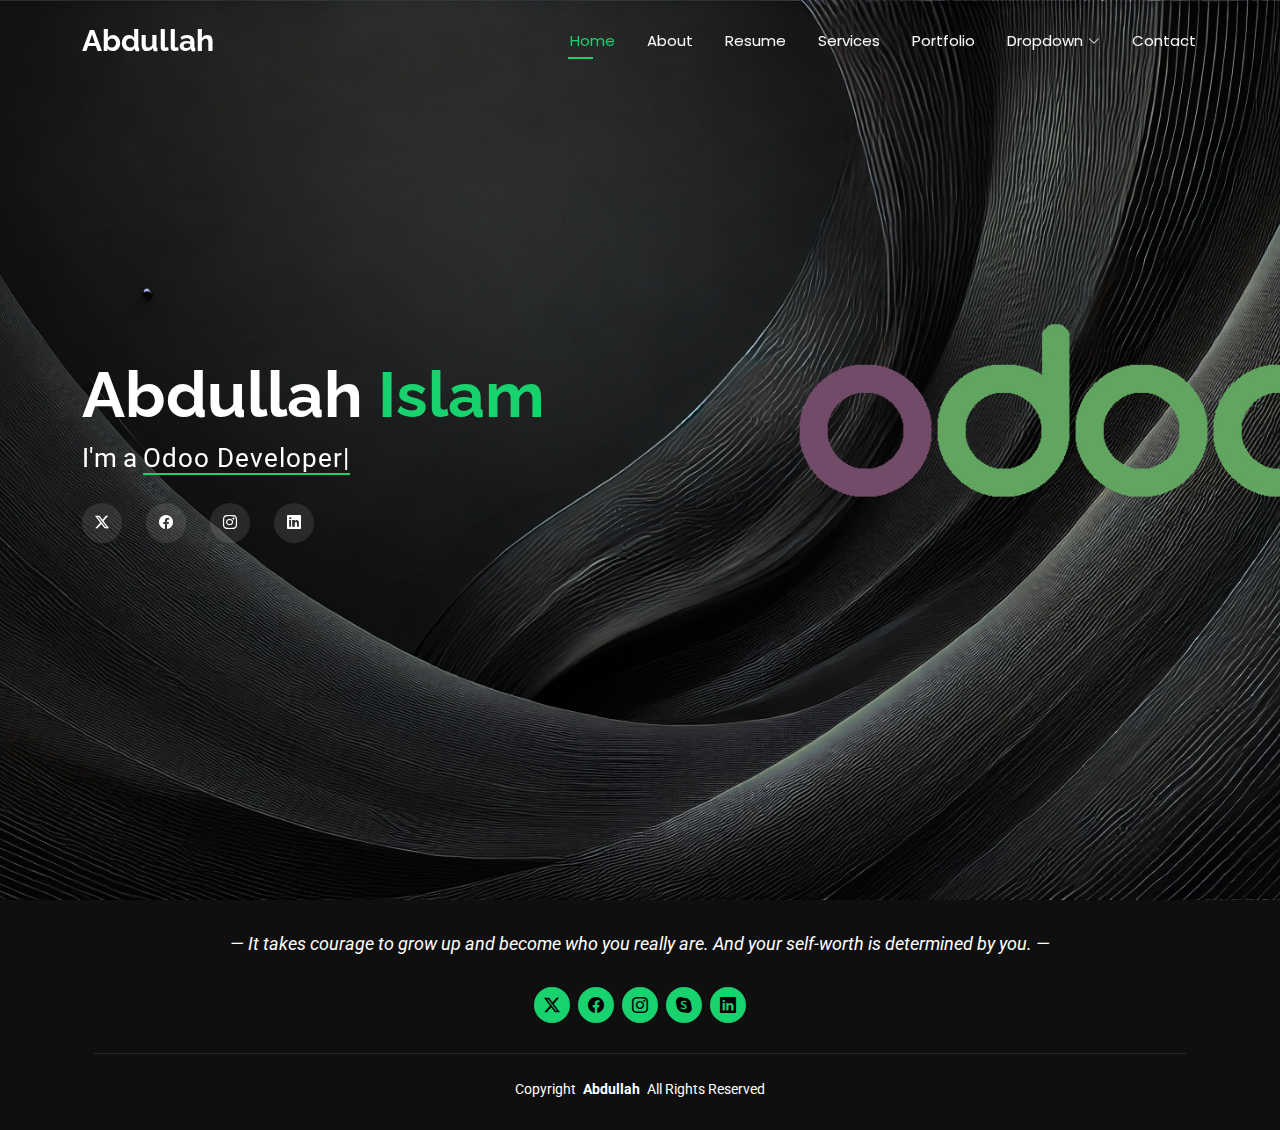
<file: index.html>
<!DOCTYPE html>
<html lang="en">

<head>
  <meta charset="utf-8">
  <meta content="width=device-width, initial-scale=1.0" name="viewport">
  <title>Abdullah Islam - Portfolio</title>
  <meta name="description" content="">
  <meta name="keywords" content="">

  <!-- Favicons -->
  <link href="assets/img/favicon.png" rel="icon">
  <link href="assets/img/apple-touch-icon.png" rel="apple-touch-icon">

  <!-- Fonts -->
  <link href="https://fonts.googleapis.com" rel="preconnect">
  <link href="https://fonts.gstatic.com" rel="preconnect" crossorigin>
  <link href="https://fonts.googleapis.com/css2?family=Roboto:ital,wght@0,100;0,300;0,400;0,500;0,700;0,900;1,100;1,300;1,400;1,500;1,700;1,900&family=Poppins:ital,wght@0,100;0,200;0,300;0,400;0,500;0,600;0,700;0,800;0,900;1,100;1,200;1,300;1,400;1,500;1,600;1,700;1,800;1,900&family=Raleway:ital,wght@0,100;0,200;0,300;0,400;0,500;0,600;0,700;0,800;0,900;1,100;1,200;1,300;1,400;1,500;1,600;1,700;1,800;1,900&display=swap" rel="stylesheet">

  <!-- Vendor CSS Files -->
  <link href="assets/vendor/bootstrap/css/bootstrap.min.css" rel="stylesheet">
  <link href="assets/vendor/bootstrap-icons/bootstrap-icons.css" rel="stylesheet">
  <link href="assets/vendor/aos/aos.css" rel="stylesheet">
  <link href="assets/vendor/swiper/swiper-bundle.min.css" rel="stylesheet">
  <link href="assets/vendor/glightbox/css/glightbox.min.css" rel="stylesheet">

  <!-- Main CSS File -->
  <link href="assets/css/main.css" rel="stylesheet">

  <!-- =======================================================
  * Template Name: Personal
  * Template URL: https://bootstrapmade.com/personal-free-resume-bootstrap-template/
  * Updated: Aug 07 2024 with Bootstrap v5.3.3
  * Author: BootstrapMade.com
  * License: https://bootstrapmade.com/license/
  ======================================================== -->
</head>

<body class="index-page">

  <header id="header" class="header d-flex align-items-center fixed-top">
    <div class="container-fluid container-xl position-relative d-flex align-items-center justify-content-between">

      <a href="index.html" class="logo d-flex align-items-center">
        <!-- Uncomment the line below if you also wish to use an image logo -->
        <!-- <img src="assets/img/logo.png" alt=""> -->
        <h1 class="sitename">Abdullah</h1>
      </a>

      <nav id="navmenu" class="navmenu">
        <ul>
          <li><a href="index.html" class="active">Home</a></li>
          <li><a href="about.html">About</a></li>
          <li><a href="resume.html">Resume</a></li>
          <li><a href="services.html">Services</a></li>
          <li><a href="portfolio.html">Portfolio</a></li>
          <li class="dropdown"><a href="#"><span>Dropdown</span> <i class="bi bi-chevron-down toggle-dropdown"></i></a>
            <ul>
              <li><a href="#">Dropdown 1</a></li>
              <li class="dropdown"><a href="#"><span>Deep Dropdown</span> <i class="bi bi-chevron-down toggle-dropdown"></i></a>
                <ul>
                  <li><a href="#">Deep Dropdown 1</a></li>
                  <li><a href="#">Deep Dropdown 2</a></li>
                  <li><a href="#">Deep Dropdown 3</a></li>
                  <li><a href="#">Deep Dropdown 4</a></li>
                  <li><a href="#">Deep Dropdown 5</a></li>
                </ul>
              </li>
              <li><a href="#">Dropdown 2</a></li>
              <li><a href="#">Dropdown 3</a></li>
              <li><a href="#">Dropdown 4</a></li>
            </ul>
          </li>
          <li><a href="contact.html">Contact</a></li>
        </ul>
        <i class="mobile-nav-toggle d-xl-none bi bi-list"></i>
      </nav>

    </div>
  </header>

  <main class="main">

    <!-- Hero Section -->
    <section id="hero" class="hero section dark-background">

      <img src="assets/img/portfolio-bg.jpg" alt="" data-aos="fade-in">

      <div class="container" data-aos="zoom-out" data-aos-delay="100">
        <h2>Abdullah <span style="color: #18d26e">Islam</span></h2>
        <p>I'm a <span class="typed" data-typed-items="Odoo Developer, Software Developer, Freelancer">Odoo Developer</span><span class="typed-cursor typed-cursor--blink"></span></p>
        <div class="social-links">
          <a href="#"><i class="bi bi-twitter-x"></i></a>
          <a href="#"><i class="bi bi-facebook"></i></a>
          <a href="#"><i class="bi bi-instagram"></i></a>
          <a href="#"><i class="bi bi-linkedin"></i></a>
        </div>
      </div>

    </section><!-- /Hero Section -->

  </main>

  <footer id="footer" class="footer dark-background">
    <div class="container">
      <p style="font-size: large;">— It takes courage to grow up and become who you really are. And your self-worth is determined by you. —</p>
      <div class="social-links d-flex justify-content-center">
        <a href=""><i class="bi bi-twitter-x"></i></a>
        <a href=""><i class="bi bi-facebook"></i></a>
        <a href=""><i class="bi bi-instagram"></i></a>
        <a href=""><i class="bi bi-skype"></i></a>
        <a href=""><i class="bi bi-linkedin"></i></a>
      </div>
      <div class="container">
        <div class="copyright">
          <span>Copyright</span> <strong class="px-1 sitename">Abdullah</strong> <span>All Rights Reserved</span>
        </div>
      </div>
    </div>
  </footer>

  <!-- Scroll Top -->
  <a href="#" id="scroll-top" class="scroll-top d-flex align-items-center justify-content-center"><i class="bi bi-arrow-up-short"></i></a>

  <!-- Preloader -->
  <div id="preloader"></div>

  <!-- Vendor JS Files -->
  <script src="assets/vendor/bootstrap/js/bootstrap.bundle.min.js"></script>
  <script src="assets/vendor/php-email-form/validate.js"></script>
  <script src="assets/vendor/aos/aos.js"></script>
  <script src="assets/vendor/typed.js/typed.umd.js"></script>
  <script src="assets/vendor/purecounter/purecounter_vanilla.js"></script>
  <script src="assets/vendor/waypoints/noframework.waypoints.js"></script>
  <script src="assets/vendor/swiper/swiper-bundle.min.js"></script>
  <script src="assets/vendor/glightbox/js/glightbox.min.js"></script>
  <script src="assets/vendor/imagesloaded/imagesloaded.pkgd.min.js"></script>
  <script src="assets/vendor/isotope-layout/isotope.pkgd.min.js"></script>

  <!-- Main JS File -->
  <script src="assets/js/main.js"></script>

</body>

</html>
</file>
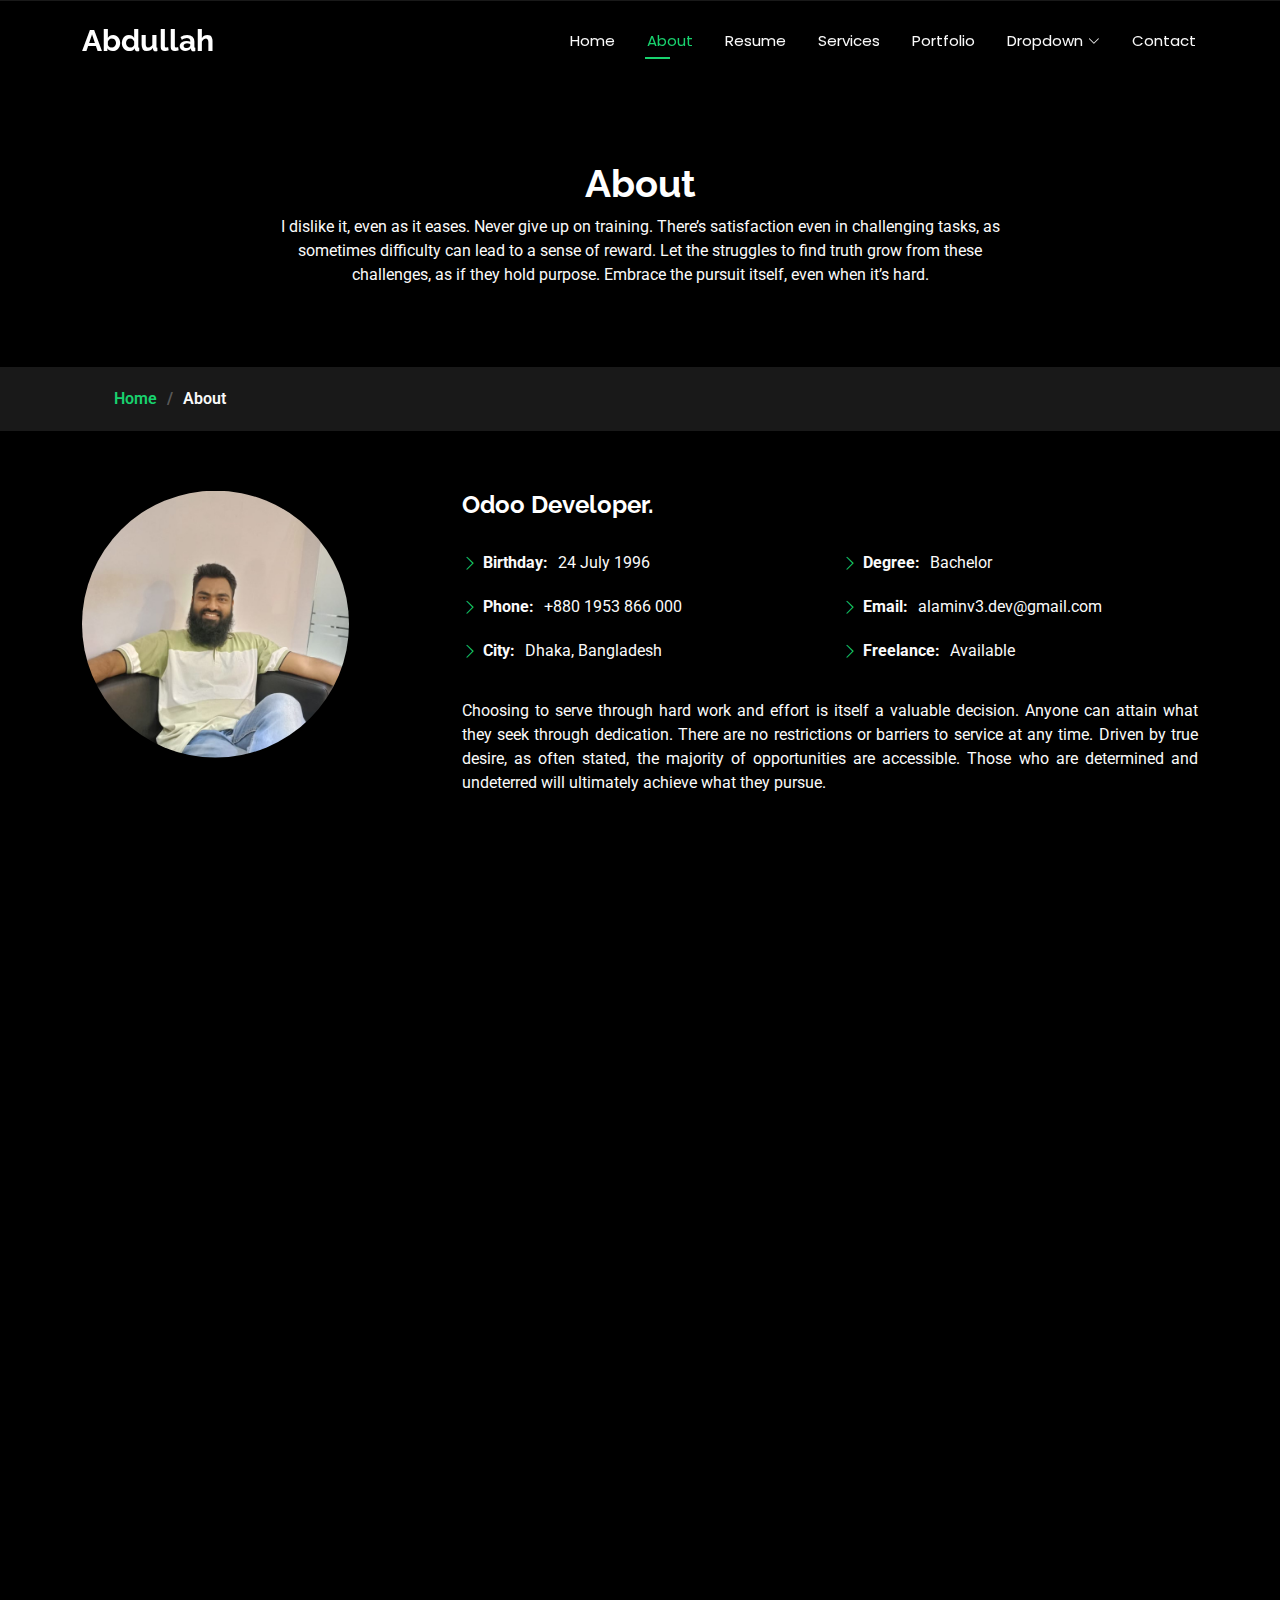
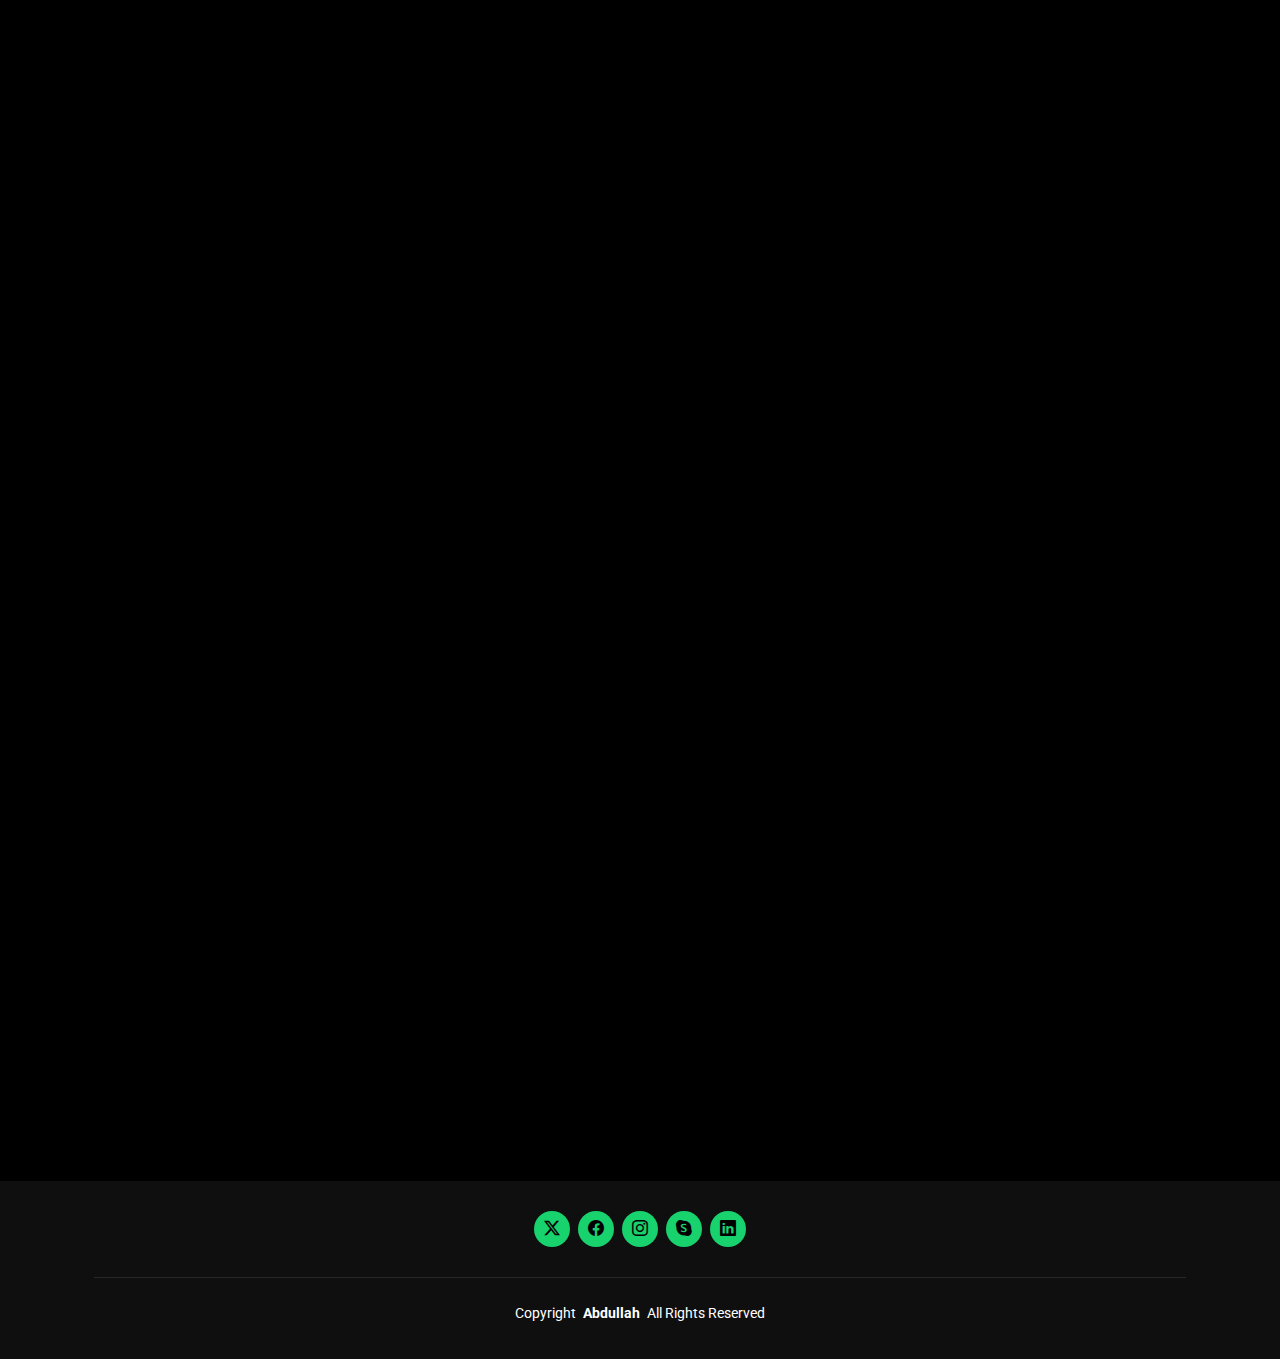
<file: about.html>
<!DOCTYPE html>
<html lang="en">

<head>
  <meta charset="utf-8">
  <meta content="width=device-width, initial-scale=1.0" name="viewport">
  <title>About - Abdullah Islam</title>
  <meta name="description" content="">
  <meta name="keywords" content="">

  <!-- Favicons -->
  <link href="assets/img/favicon.png" rel="icon">
  <link href="assets/img/apple-touch-icon.png" rel="apple-touch-icon">

  <!-- Fonts -->
  <link href="https://fonts.googleapis.com" rel="preconnect">
  <link href="https://fonts.gstatic.com" rel="preconnect" crossorigin>
  <link href="https://fonts.googleapis.com/css2?family=Roboto:ital,wght@0,100;0,300;0,400;0,500;0,700;0,900;1,100;1,300;1,400;1,500;1,700;1,900&family=Poppins:ital,wght@0,100;0,200;0,300;0,400;0,500;0,600;0,700;0,800;0,900;1,100;1,200;1,300;1,400;1,500;1,600;1,700;1,800;1,900&family=Raleway:ital,wght@0,100;0,200;0,300;0,400;0,500;0,600;0,700;0,800;0,900;1,100;1,200;1,300;1,400;1,500;1,600;1,700;1,800;1,900&display=swap" rel="stylesheet">

  <!-- Vendor CSS Files -->
  <link href="assets/vendor/bootstrap/css/bootstrap.min.css" rel="stylesheet">
  <link href="assets/vendor/bootstrap-icons/bootstrap-icons.css" rel="stylesheet">
  <link href="assets/vendor/aos/aos.css" rel="stylesheet">
  <link href="assets/vendor/swiper/swiper-bundle.min.css" rel="stylesheet">
  <link href="assets/vendor/glightbox/css/glightbox.min.css" rel="stylesheet">

  <!-- Main CSS File -->
  <link href="assets/css/main.css" rel="stylesheet">

  <!-- =======================================================
  * Template Name: Personal
  * Template URL: https://bootstrapmade.com/personal-free-resume-bootstrap-template/
  * Updated: Aug 07 2024 with Bootstrap v5.3.3
  * Author: BootstrapMade.com
  * License: https://bootstrapmade.com/license/
  ======================================================== -->
</head>

<body class="about-page">

  <header id="header" class="header d-flex align-items-center fixed-top">
    <div class="container-fluid container-xl position-relative d-flex align-items-center justify-content-between">

      <a href="index.html" class="logo d-flex align-items-center">
        <!-- Uncomment the line below if you also wish to use an image logo -->
        <!-- <img src="assets/img/logo.png" alt=""> -->
        <h1 class="sitename">Abdullah</h1>
      </a>

      <nav id="navmenu" class="navmenu">
        <ul>
          <li><a href="index.html">Home</a></li>
          <li><a href="about.html" class="active">About</a></li>
          <li><a href="resume.html">Resume</a></li>
          <li><a href="services.html">Services</a></li>
          <li><a href="portfolio.html">Portfolio</a></li>
          <li class="dropdown"><a href="#"><span>Dropdown</span> <i class="bi bi-chevron-down toggle-dropdown"></i></a>
            <ul>
              <li><a href="#">Dropdown 1</a></li>
              <li class="dropdown"><a href="#"><span>Deep Dropdown</span> <i class="bi bi-chevron-down toggle-dropdown"></i></a>
                <ul>
                  <li><a href="#">Deep Dropdown 1</a></li>
                  <li><a href="#">Deep Dropdown 2</a></li>
                  <li><a href="#">Deep Dropdown 3</a></li>
                  <li><a href="#">Deep Dropdown 4</a></li>
                  <li><a href="#">Deep Dropdown 5</a></li>
                </ul>
              </li>
              <li><a href="#">Dropdown 2</a></li>
              <li><a href="#">Dropdown 3</a></li>
              <li><a href="#">Dropdown 4</a></li>
            </ul>
          </li>
          <li><a href="contact.html">Contact</a></li>
        </ul>
        <i class="mobile-nav-toggle d-xl-none bi bi-list"></i>
      </nav>

    </div>
  </header>

  <main class="main">

    <!-- Page Title -->
    <div class="page-title" data-aos="fade">
      <div class="heading">
        <div class="container">
          <div class="row d-flex justify-content-center text-center">
            <div class="col-lg-8">
              <h1>About</h1>
              <p class="mb-0" style="text-align: center;">I dislike it, even as it eases. Never give up on training. There’s satisfaction even in challenging tasks, as sometimes difficulty can lead to a sense of reward. Let the struggles to find truth grow from these challenges, as if they hold purpose. Embrace the pursuit itself, even when it’s hard.</p>
            </div>
          </div>
        </div>
      </div>
      <nav class="breadcrumbs">
        <div class="container">
          <ol>
            <li><a href="index.html">Home</a></li>
            <li class="current">About</li>
          </ol>
        </div>
      </nav>
    </div><!-- End Page Title -->

    <!-- About Section -->
    <section id="about" class="about section">

      <div class="container" data-aos="fade-up" data-aos-delay="100">

        <div class="row gy-4 justify-content-center">
          <div class="col-lg-4">
            <img id="about_image" src="assets/img/my_pic.jpg" class="img-fluid" style="clip-path: circle(); width: 75%;" alt="">
          </div>
          <div class="col-lg-8 content">
            <h2>Odoo Developer.</h2>
            <br>
            <div class="row">
              <div class="col-lg-6">
                <ul>
                  <li><i class="bi bi-chevron-right"></i> <strong>Birthday:</strong> <span>24 July 1996</span></li>
                  <!-- <li><i class="bi bi-chevron-right"></i> <strong>Website:</strong> <span>www.example.com</span></li> -->
                  <li><i class="bi bi-chevron-right"></i> <strong>Phone:</strong> <span>+880 1953 866 000</span></li>
                  <li><i class="bi bi-chevron-right"></i> <strong>City:</strong> <span>Dhaka, Bangladesh</span></li>
                </ul>
              </div>
              <div class="col-lg-6">
                <ul>
                  <!-- <li><i class="bi bi-chevron-right"></i> <strong>Age:</strong> <span>30</span></li> -->
                  <li><i class="bi bi-chevron-right"></i> <strong>Degree:</strong> <span>Bachelor</span></li>
                  <li><i class="bi bi-chevron-right"></i> <strong>Email:</strong> <span>alaminv3.dev@gmail.com</span></li>
                  <li><i class="bi bi-chevron-right"></i> <strong>Freelance:</strong> <span>Available</span></li>
                </ul>
              </div>
            </div>
            <p class="py-3" style="text-align: justify;">
              Choosing to serve through hard work and effort is itself a valuable decision. Anyone can attain what they seek through dedication. There are no restrictions or barriers to service at any time. Driven by true desire, as often stated, the majority of opportunities are accessible. Those who are determined and undeterred will ultimately achieve what they pursue.
            </p>
          </div>
        </div>

      </div>

    </section><!-- /About Section -->

    <!-- Stats Section -->
    <section id="stats" class="stats section">

      <div class="container" data-aos="fade-up" data-aos-delay="100">

        <div class="row gy-4">

          <div class="col-lg-3 col-md-6 d-flex flex-column align-items-center">
            <i class="bi bi-emoji-smile"></i>
            <div class="stats-item">
              <span data-purecounter-start="0" data-purecounter-end="16" data-purecounter-duration="1" class="purecounter"></span>
              <p>Happy Clients</p>
            </div>
          </div><!-- End Stats Item -->

          <div class="col-lg-3 col-md-6 d-flex flex-column align-items-center">
            <i class="bi bi-kanban-fill"></i>
            <div class="stats-item">
              <span data-purecounter-start="0" data-purecounter-end="90" data-purecounter-duration="1" class="purecounter"></span>
              <p>Projects</p>
            </div>
          </div><!-- End Stats Item -->

          <div class="col-lg-3 col-md-6 d-flex flex-column align-items-center">
            <i class="bi bi-headset"></i>
            <div class="stats-item">
              <span data-purecounter-start="0" data-purecounter-end="250" data-purecounter-duration="1" class="purecounter"></span>
              <p>Hours Of Support</p>
            </div>
          </div><!-- End Stats Item -->

          <div class="col-lg-3 col-md-6 d-flex flex-column align-items-center">
            <i class="bi bi-file-earmark-medical"></i>
            <div class="stats-item">
              <span data-purecounter-start="0" data-purecounter-end="60" data-purecounter-duration="1" class="purecounter"></span>
              <p>Modules</p>
            </div>
          </div><!-- End Stats Item -->

        </div>

      </div>

    </section><!-- /Stats Section -->

    <!-- Skills Section -->
    <section id="skills" class="skills section">

      <!-- Section Title -->
      <div class="container section-title" data-aos="fade-up">
        <h2>Skills</h2>
        <div><span>My</span> <span class="description-title">Skills</span></div>
      </div><!-- End Section Title -->

      <div class="container" data-aos="fade-up" data-aos-delay="100">

        <div class="row skills-content skills-animation">

          <div class="col-lg-3">

            <div class="progress">
              <span class="skill"><span>Python</span> <i class="val">80%</i></span>
              <div class="progress-bar-wrap">
                <div class="progress-bar" role="progressbar" aria-valuenow="80" aria-valuemin="0" aria-valuemax="100"></div>
              </div>
            </div><!-- End Skills Item -->

            <div class="progress">
              <span class="skill"><span>Odoo</span> <i class="val">100%</i></span>
              <div class="progress-bar-wrap">
                <div class="progress-bar" role="progressbar" aria-valuenow="100" aria-valuemin="0" aria-valuemax="100"></div>
              </div>
            </div><!-- End Skills Item -->

            <div class="progress">
              <span class="skill"><span>Django</span> <i class="val">70%</i></span>
              <div class="progress-bar-wrap">
                <div class="progress-bar" role="progressbar" aria-valuenow="70" aria-valuemin="0" aria-valuemax="100"></div>
              </div>
            </div><!-- End Skills Item -->

            <div class="progress">
              <span class="skill"><span>JavaScript</span> <i class="val">75%</i></span>
              <div class="progress-bar-wrap">
                <div class="progress-bar" role="progressbar" aria-valuenow="75" aria-valuemin="0" aria-valuemax="100"></div>
              </div>
            </div><!-- End Skills Item -->

          </div>

          <div class="col-lg-3">

            <div class="progress">
              <span class="skill"><span>Postgresql</span> <i class="val">75%</i></span>
              <div class="progress-bar-wrap">
                <div class="progress-bar" role="progressbar" aria-valuenow="75" aria-valuemin="0" aria-valuemax="100"></div>
              </div>
            </div><!-- End Skills Item -->

            <div class="progress">
              <span class="skill"><span>Owl.JS</span> <i class="val">80%</i></span>
              <div class="progress-bar-wrap">
                <div class="progress-bar" role="progressbar" aria-valuenow="80" aria-valuemin="0" aria-valuemax="100"></div>
              </div>
            </div><!-- End Skills Item -->

            <div class="progress">
              <span class="skill"><span>Vue.JS</span> <i class="val">60%</i></span>
              <div class="progress-bar-wrap">
                <div class="progress-bar" role="progressbar" aria-valuenow="60" aria-valuemin="0" aria-valuemax="100"></div>
              </div>
            </div><!-- End Skills Item -->

            <div class="progress">
              <span class="skill"><span>Rest API</span> <i class="val">80%</i></span>
              <div class="progress-bar-wrap">
                <div class="progress-bar" role="progressbar" aria-valuenow="80" aria-valuemin="0" aria-valuemax="100"></div>
              </div>
            </div><!-- End Skills Item -->

          </div>

          <div class="col-lg-3">

            <div class="progress">
              <span class="skill"><span>GraphQL</span> <i class="val">55%</i></span>
              <div class="progress-bar-wrap">
                <div class="progress-bar" role="progressbar" aria-valuenow="55" aria-valuemin="0" aria-valuemax="100"></div>
              </div>
            </div><!-- End Skills Item -->

            <div class="progress">
              <span class="skill"><span>Docker</span> <i class="val">60%</i></span>
              <div class="progress-bar-wrap">
                <div class="progress-bar" role="progressbar" aria-valuenow="60" aria-valuemin="0" aria-valuemax="100"></div>
              </div>
            </div><!-- End Skills Item -->

            <div class="progress">
              <span class="skill"><span>Linux-Server</span> <i class="val">60%</i></span>
              <div class="progress-bar-wrap">
                <div class="progress-bar" role="progressbar" aria-valuenow="60" aria-valuemin="0" aria-valuemax="100"></div>
              </div>
            </div><!-- End Skills Item -->

            <div class="progress">
              <span class="skill"><span>Virtualization</span> <i class="val">50%</i></span>
              <div class="progress-bar-wrap">
                <div class="progress-bar" role="progressbar" aria-valuenow="50" aria-valuemin="0" aria-valuemax="100"></div>
              </div>
            </div><!-- End Skills Item -->

          </div>

          <div class="col-lg-3">

            <div class="progress">
              <span class="skill"><span>HTML</span> <i class="val">100%</i></span>
              <div class="progress-bar-wrap">
                <div class="progress-bar" role="progressbar" aria-valuenow="100" aria-valuemin="0" aria-valuemax="100"></div>
              </div>
            </div><!-- End Skills Item -->

            <div class="progress">
              <span class="skill"><span>CSS</span> <i class="val">80%</i></span>
              <div class="progress-bar-wrap">
                <div class="progress-bar" role="progressbar" aria-valuenow="80" aria-valuemin="0" aria-valuemax="100"></div>
              </div>
            </div><!-- End Skills Item -->

            <div class="progress">
              <span class="skill"><span>Bootstrap</span> <i class="val">75%</i></span>
              <div class="progress-bar-wrap">
                <div class="progress-bar" role="progressbar" aria-valuenow="75" aria-valuemin="0" aria-valuemax="100"></div>
              </div>
            </div><!-- End Skills Item -->

            <div class="progress">
              <span class="skill"><span>Version-Control</span> <i class="val">80%</i></span>
              <div class="progress-bar-wrap">
                <div class="progress-bar" role="progressbar" aria-valuenow="80" aria-valuemin="0" aria-valuemax="100"></div>
              </div>
            </div><!-- End Skills Item -->

          </div>

        </div>

      </div>

    </section><!-- /Skills Section -->

    <!-- Interests Section -->
    <section id="interests" class="interests section">

      <!-- Section Title -->
      <div class="container section-title" data-aos="fade-up">
        <h2>Features</h2>
        <div><span>I'm</span> <span class="description-title">interested in</span></div>
      </div><!-- End Section Title -->

      <div class="container">

        <div class="row gy-4">

          <div class="col-lg-3 col-md-4" data-aos="fade-up" data-aos-delay="100">
            <div class="features-item">
              <i class="bi bi-eye" style="color: #ffbb2c;"></i>
              <h3><a href="" class="stretched-link">Web Development</a></h3>
            </div>
          </div><!-- End Feature Item -->

          <div class="col-lg-3 col-md-4" data-aos="fade-up" data-aos-delay="200">
            <div class="features-item">
              <i class="bi bi-infinity" style="color: #5578ff;"></i>
              <h3><a href="" class="stretched-link">Product &amp; Design</a></h3>
            </div>
          </div><!-- End Feature Item -->

          <div class="col-lg-3 col-md-4" data-aos="fade-up" data-aos-delay="300">
            <div class="features-item">
              <i class="bi bi-fingerprint" style="color: #e80368;"></i>
              <h3><a href="" class="stretched-link">Security &amp; Privacy</a></h3>
            </div>
          </div><!-- End Feature Item -->

          <div class="col-lg-3 col-md-4" data-aos="fade-up" data-aos-delay="400">
            <div class="features-item">
              <i class="bi bi-nut" style="color: #e361ff;"></i>
              <h3><a href="" class="stretched-link">Open Source</a></h3>
            </div>
          </div><!-- End Feature Item -->

          <div class="col-lg-3 col-md-4" data-aos="fade-up" data-aos-delay="500">
            <div class="features-item">
              <i class="bi bi-shuffle" style="color: #47aeff;"></i>
              <h3><a href="" class="stretched-link">Fundamentals</a></h3>
            </div>
          </div><!-- End Feature Item -->

          <div class="col-lg-3 col-md-4" data-aos="fade-up" data-aos-delay="600">
            <div class="features-item">
              <i class="bi bi-motherboard" style="color: #ffa76e;"></i>
              <h3><a href="" class="stretched-link">Hardware &amp; Firmware</a></h3>
            </div>
          </div><!-- End Feature Item -->

          <div class="col-lg-3 col-md-4" data-aos="fade-up" data-aos-delay="700">
            <div class="features-item">
              <i class="bi bi-controller" style="color: #11dbcf;"></i>
              <h3><a href="" class="stretched-link">Gaming</a></h3>
            </div>
          </div><!-- End Feature Item -->

          <div class="col-lg-3 col-md-4" data-aos="fade-up" data-aos-delay="800">
            <div class="features-item">
              <i class="bi bi-hdd-rack" style="color: #4233ff;"></i>
              <h3><a href="" class="stretched-link">DevOps &amp; SRE</a></h3>
            </div>
          </div><!-- End Feature Item -->

          <div class="col-lg-3 col-md-4" data-aos="fade-up" data-aos-delay="900">
            <div class="features-item">
              <i class="bi bi-command" style="color: #b2904f;"></i>
              <h3><a href="" class="stretched-link">Data Science</a></h3>
            </div>
          </div><!-- End Feature Item -->

          <div class="col-lg-3 col-md-4" data-aos="fade-up" data-aos-delay="1000">
            <div class="features-item">
              <i class="bi bi-dribbble" style="color: #b20969;"></i>
              <h3><a href="" class="stretched-link">Machine Learning</a></h3>
            </div>
          </div><!-- End Feature Item -->

          <div class="col-lg-3 col-md-4" data-aos="fade-up" data-aos-delay="1100">
            <div class="features-item">
              <i class="bi bi-database-check" style="color: #ff5828;"></i>
              <h3><a href="" class="stretched-link">Database</a></h3>
            </div>
          </div><!-- End Feature Item -->

          <div class="col-lg-3 col-md-4" data-aos="fade-up" data-aos-delay="1200">
            <div class="features-item">
              <i class="bi bi-brightness-high" style="color: #29cc61;"></i>
              <h3><a href="" class="stretched-link">Cloud</a></h3>
            </div>
          </div><!-- End Feature Item -->

        </div>

      </div>

    </section><!-- /Interests Section -->

    <!-- Testimonials Section -->
    <section id="testimonials" class="testimonials section">

      <!-- Section Title -->
      <div class="container section-title" data-aos="fade-up">
        <h2>Testimonials</h2>
        <div><span>Check my</span> <span class="description-title">Testimonials</span></div>
      </div><!-- End Section Title -->

      <div class="container" data-aos="fade-up" data-aos-delay="100">

        <div class="swiper init-swiper" data-speed="600" data-delay="5000" data-breakpoints="{ &quot;320&quot;: { &quot;slidesPerView&quot;: 1, &quot;spaceBetween&quot;: 40 }, &quot;1200&quot;: { &quot;slidesPerView&quot;: 3, &quot;spaceBetween&quot;: 40 } }">
          <script type="application/json" class="swiper-config">
            {
              "loop": true,
              "speed": 600,
              "autoplay": {
                "delay": 5000
              },
              "slidesPerView": "auto",
              "pagination": {
                "el": ".swiper-pagination",
                "type": "bullets",
                "clickable": true
              },
              "breakpoints": {
                "320": {
                  "slidesPerView": 1,
                  "spaceBetween": 40
                },
                "1200": {
                  "slidesPerView": 3,
                  "spaceBetween": 20
                }
              }
            }
          </script>
          <div class="swiper-wrapper">

            <div class="swiper-slide">
              <div class="testimonial-item" "="">
            <p>
              <i class=" bi bi-quote quote-icon-left"></i>
                <span>Abdullahil's expertise in Odoo transformed our operations. His deep understanding of ERP helped streamline workflows, and his attention to detail ensured we achieved outstanding results on time. An absolute asset to any team!</span>
                <i class="bi bi-quote quote-icon-right"></i>
                </p>
                <img src="assets/img/testimonials/jk.png" class="testimonial-img" alt="">
                <h3>Jamshed Khan</h3>
                <h4>Coo &amp; Founder</h4>
              </div>
            </div><!-- End testimonial item -->

            <div class="swiper-slide">
              <div class="testimonial-item">
                <p>
                  <i class="bi bi-quote quote-icon-left"></i>
                  <span>Working with Abdullahil was a game-changer for our project. His technical knowledge and collaborative approach kept everything on track and aligned with our goals. He's truly a skilled Odoo developer who knows how to deliver results.</span>
                  <i class="bi bi-quote quote-icon-right"></i>
                </p>
                <img src="assets/img/testimonials/hasan.png" class="testimonial-img" alt="">
                <h3>Hasan Ahmed</h3>
                <h4>Business Co-Ordinator</h4>
              </div>
            </div><!-- End testimonial item -->

            <div class="swiper-slide">
              <div class="testimonial-item">
                <p>
                  <i class="bi bi-quote quote-icon-left"></i>
                  <span>Abdullahil took our Odoo system to the next level! His custom solutions increased efficiency across our departments, saving us time and money. His professionalism and dedication are unmatched.</span>
                  <i class="bi bi-quote quote-icon-right"></i>
                </p>
                <img src="assets/img/testimonials/amit.png" class="testimonial-img" alt="">
                <h3>Amit Badia</h3>
                <h4>Business Owner</h4>
              </div>
            </div><!-- End testimonial item -->

            <div class="swiper-slide">
              <div class="testimonial-item">
                <p>
                  <i class="bi bi-quote quote-icon-left"></i>
                  <span>Abdullahil's in-depth knowledge of Odoo and analytical mindset were invaluable. He quickly understood our requirements and provided solutions that added real value to our workflows. Highly recommended!</span>
                  <i class="bi bi-quote quote-icon-right"></i>
                </p>
                <img src="assets/img/testimonials/default_profile.png" class="testimonial-img" alt="">
                <h3>Shams Pathan</h3>
                <h4>Business Analyst</h4>
              </div>
            </div><!-- End testimonial item -->

            <div class="swiper-slide">
              <div class="testimonial-item">
                <p>
                  <i class="bi bi-quote quote-icon-left"></i>
                  <span>As a startup founder, I needed someone who could adapt to our fast-paced needs. Abdullahil exceeded my expectations with his innovative Odoo solutions, which have been crucial in our early success.</span>
                  <i class="bi bi-quote quote-icon-right"></i>
                </p>
                <img src="assets/img/testimonials/mostofa.png" class="testimonial-img" alt="">
                <h3>Golam Mostofa</h3>
                <h4>Entrepreneur</h4>
              </div>
            </div><!-- End testimonial item -->

          </div>
          <div class="swiper-pagination"></div>
        </div>

      </div>

    </section><!-- /Testimonials Section -->

  </main>

  <footer id="footer" class="footer dark-background">
    <div class="container">
      <!-- <h3 class="sitename">Personal</h3>
      <p>Et aut eum quis fuga eos sunt ipsa nihil. Labore corporis magni eligendi fuga maxime saepe commodi placeat.</p> -->
      <div class="social-links d-flex justify-content-center">
        <a href=""><i class="bi bi-twitter-x"></i></a>
        <a href=""><i class="bi bi-facebook"></i></a>
        <a href=""><i class="bi bi-instagram"></i></a>
        <a href=""><i class="bi bi-skype"></i></a>
        <a href=""><i class="bi bi-linkedin"></i></a>
      </div>
      <div class="container">
        <div class="copyright">
          <span>Copyright</span> <strong class="px-1 sitename">Abdullah</strong> <span>All Rights Reserved</span>
        </div>
        <div class="credits">
          <!-- All the links in the footer should remain intact. -->
          <!-- You can delete the links only if you've purchased the pro version. -->
          <!-- Licensing information: https://bootstrapmade.com/license/ -->
          <!-- Purchase the pro version with working PHP/AJAX contact form: [buy-url] -->
          <!-- Designed by <a href="https://bootstrapmade.com/">BootstrapMade</a> -->
        </div>
      </div>
    </div>
  </footer>

  <!-- Scroll Top -->
  <a href="#" id="scroll-top" class="scroll-top d-flex align-items-center justify-content-center"><i class="bi bi-arrow-up-short"></i></a>

  <!-- Preloader -->
  <div id="preloader"></div>

  <!-- Vendor JS Files -->
  <script src="assets/vendor/bootstrap/js/bootstrap.bundle.min.js"></script>
  <script src="assets/vendor/php-email-form/validate.js"></script>
  <script src="assets/vendor/aos/aos.js"></script>
  <script src="assets/vendor/typed.js/typed.umd.js"></script>
  <script src="assets/vendor/purecounter/purecounter_vanilla.js"></script>
  <script src="assets/vendor/waypoints/noframework.waypoints.js"></script>
  <script src="assets/vendor/swiper/swiper-bundle.min.js"></script>
  <script src="assets/vendor/glightbox/js/glightbox.min.js"></script>
  <script src="assets/vendor/imagesloaded/imagesloaded.pkgd.min.js"></script>
  <script src="assets/vendor/isotope-layout/isotope.pkgd.min.js"></script>

  <!-- Main JS File -->
  <script src="assets/js/main.js"></script>

</body>

</html>
</file>
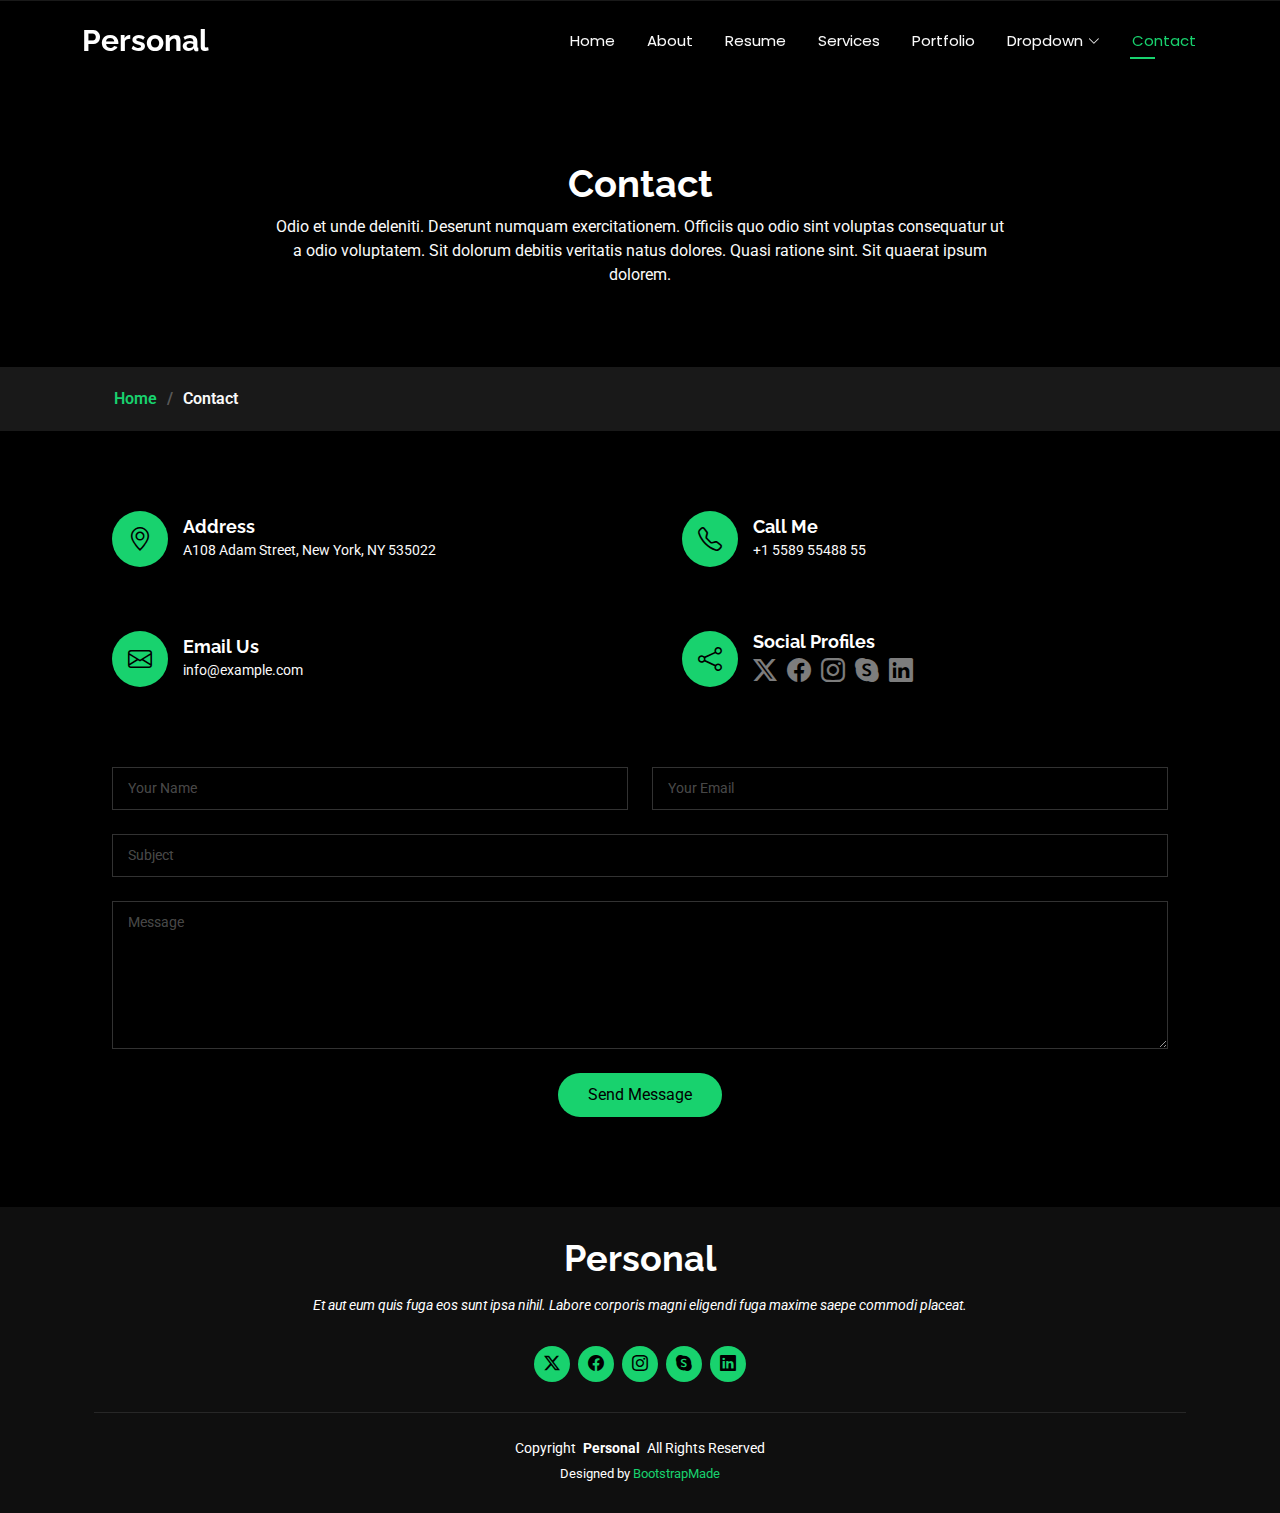
<file: contact.html>
<!DOCTYPE html>
<html lang="en">

<head>
  <meta charset="utf-8">
  <meta content="width=device-width, initial-scale=1.0" name="viewport">
  <title>Contact - Personal Bootstrap Template</title>
  <meta name="description" content="">
  <meta name="keywords" content="">

  <!-- Favicons -->
  <link href="assets/img/favicon.png" rel="icon">
  <link href="assets/img/apple-touch-icon.png" rel="apple-touch-icon">

  <!-- Fonts -->
  <link href="https://fonts.googleapis.com" rel="preconnect">
  <link href="https://fonts.gstatic.com" rel="preconnect" crossorigin>
  <link href="https://fonts.googleapis.com/css2?family=Roboto:ital,wght@0,100;0,300;0,400;0,500;0,700;0,900;1,100;1,300;1,400;1,500;1,700;1,900&family=Poppins:ital,wght@0,100;0,200;0,300;0,400;0,500;0,600;0,700;0,800;0,900;1,100;1,200;1,300;1,400;1,500;1,600;1,700;1,800;1,900&family=Raleway:ital,wght@0,100;0,200;0,300;0,400;0,500;0,600;0,700;0,800;0,900;1,100;1,200;1,300;1,400;1,500;1,600;1,700;1,800;1,900&display=swap" rel="stylesheet">

  <!-- Vendor CSS Files -->
  <link href="assets/vendor/bootstrap/css/bootstrap.min.css" rel="stylesheet">
  <link href="assets/vendor/bootstrap-icons/bootstrap-icons.css" rel="stylesheet">
  <link href="assets/vendor/aos/aos.css" rel="stylesheet">
  <link href="assets/vendor/swiper/swiper-bundle.min.css" rel="stylesheet">
  <link href="assets/vendor/glightbox/css/glightbox.min.css" rel="stylesheet">

  <!-- Main CSS File -->
  <link href="assets/css/main.css" rel="stylesheet">

  <!-- =======================================================
  * Template Name: Personal
  * Template URL: https://bootstrapmade.com/personal-free-resume-bootstrap-template/
  * Updated: Aug 07 2024 with Bootstrap v5.3.3
  * Author: BootstrapMade.com
  * License: https://bootstrapmade.com/license/
  ======================================================== -->
</head>

<body class="contact-page">

  <header id="header" class="header d-flex align-items-center fixed-top">
    <div class="container-fluid container-xl position-relative d-flex align-items-center justify-content-between">

      <a href="index.html" class="logo d-flex align-items-center">
        <!-- Uncomment the line below if you also wish to use an image logo -->
        <!-- <img src="assets/img/logo.png" alt=""> -->
        <h1 class="sitename">Personal</h1>
      </a>

      <nav id="navmenu" class="navmenu">
        <ul>
          <li><a href="index.html">Home</a></li>
          <li><a href="about.html">About</a></li>
          <li><a href="resume.html">Resume</a></li>
          <li><a href="services.html">Services</a></li>
          <li><a href="portfolio.html">Portfolio</a></li>
          <li class="dropdown"><a href="#"><span>Dropdown</span> <i class="bi bi-chevron-down toggle-dropdown"></i></a>
            <ul>
              <li><a href="#">Dropdown 1</a></li>
              <li class="dropdown"><a href="#"><span>Deep Dropdown</span> <i class="bi bi-chevron-down toggle-dropdown"></i></a>
                <ul>
                  <li><a href="#">Deep Dropdown 1</a></li>
                  <li><a href="#">Deep Dropdown 2</a></li>
                  <li><a href="#">Deep Dropdown 3</a></li>
                  <li><a href="#">Deep Dropdown 4</a></li>
                  <li><a href="#">Deep Dropdown 5</a></li>
                </ul>
              </li>
              <li><a href="#">Dropdown 2</a></li>
              <li><a href="#">Dropdown 3</a></li>
              <li><a href="#">Dropdown 4</a></li>
            </ul>
          </li>
          <li><a href="contact.html" class="active">Contact</a></li>
        </ul>
        <i class="mobile-nav-toggle d-xl-none bi bi-list"></i>
      </nav>

    </div>
  </header>

  <main class="main">

    <!-- Page Title -->
    <div class="page-title" data-aos="fade">
      <div class="heading">
        <div class="container">
          <div class="row d-flex justify-content-center text-center">
            <div class="col-lg-8">
              <h1>Contact</h1>
              <p class="mb-0">Odio et unde deleniti. Deserunt numquam exercitationem. Officiis quo odio sint voluptas consequatur ut a odio voluptatem. Sit dolorum debitis veritatis natus dolores. Quasi ratione sint. Sit quaerat ipsum dolorem.</p>
            </div>
          </div>
        </div>
      </div>
      <nav class="breadcrumbs">
        <div class="container">
          <ol>
            <li><a href="index.html">Home</a></li>
            <li class="current">Contact</li>
          </ol>
        </div>
      </nav>
    </div><!-- End Page Title -->

    <!-- Contact Section -->
    <section id="contact" class="contact section">

      <div class="container" data-aos="fade-up" data-aos-delay="100">

        <div class="row gy-4">

          <div class="col-md-6">
            <div class="info-item d-flex align-items-center" data-aos="fade-up" data-aos-delay="200">
              <i class="icon bi bi-geo-alt flex-shrink-0"></i>
              <div>
                <h3>Address</h3>
                <p>A108 Adam Street, New York, NY 535022</p>
              </div>
            </div>
          </div><!-- End Info Item -->

          <div class="col-md-6">
            <div class="info-item d-flex align-items-center" data-aos="fade-up" data-aos-delay="300">
              <i class="icon bi bi-telephone flex-shrink-0"></i>
              <div>
                <h3>Call Me</h3>
                <p>+1 5589 55488 55</p>
              </div>
            </div>
          </div><!-- End Info Item -->

          <div class="col-md-6">
            <div class="info-item d-flex align-items-center" data-aos="fade-up" data-aos-delay="400">
              <i class="icon bi bi-envelope flex-shrink-0"></i>
              <div>
                <h3>Email Us</h3>
                <p>info@example.com</p>
              </div>
            </div>
          </div><!-- End Info Item -->

          <div class="col-md-6">
            <div class="info-item d-flex align-items-center" data-aos="fade-up" data-aos-delay="500">
              <i class="icon bi bi-share flex-shrink-0"></i>
              <div>
                <h3>Social Profiles</h3>
                <div class="social-links">
                  <a href="#"><i class="bi bi-twitter-x"></i></a>
                  <a href="#"><i class="bi bi-facebook"></i></a>
                  <a href="#"><i class="bi bi-instagram"></i></a>
                  <a href="#"><i class="bi bi-skype"></i></a>
                  <a href="#"><i class="bi bi-linkedin"></i></a>
                </div>
              </div>
            </div>
          </div><!-- End Info Item -->

        </div>

        <form action="forms/contact.php" method="post" class="php-email-form" data-aos="fade-up" data-aos-delay="600">
          <div class="row gy-4">

            <div class="col-md-6">
              <input type="text" name="name" class="form-control" placeholder="Your Name" required="">
            </div>

            <div class="col-md-6 ">
              <input type="email" class="form-control" name="email" placeholder="Your Email" required="">
            </div>

            <div class="col-md-12">
              <input type="text" class="form-control" name="subject" placeholder="Subject" required="">
            </div>

            <div class="col-md-12">
              <textarea class="form-control" name="message" rows="6" placeholder="Message" required=""></textarea>
            </div>

            <div class="col-md-12 text-center">
              <div class="loading">Loading</div>
              <div class="error-message"></div>
              <div class="sent-message">Your message has been sent. Thank you!</div>

              <button type="submit">Send Message</button>
            </div>

          </div>
        </form><!-- End Contact Form -->

      </div>

    </section><!-- /Contact Section -->

  </main>

  <footer id="footer" class="footer dark-background">
    <div class="container">
      <h3 class="sitename">Personal</h3>
      <p>Et aut eum quis fuga eos sunt ipsa nihil. Labore corporis magni eligendi fuga maxime saepe commodi placeat.</p>
      <div class="social-links d-flex justify-content-center">
        <a href=""><i class="bi bi-twitter-x"></i></a>
        <a href=""><i class="bi bi-facebook"></i></a>
        <a href=""><i class="bi bi-instagram"></i></a>
        <a href=""><i class="bi bi-skype"></i></a>
        <a href=""><i class="bi bi-linkedin"></i></a>
      </div>
      <div class="container">
        <div class="copyright">
          <span>Copyright</span> <strong class="px-1 sitename">Personal</strong> <span>All Rights Reserved</span>
        </div>
        <div class="credits">
          <!-- All the links in the footer should remain intact. -->
          <!-- You can delete the links only if you've purchased the pro version. -->
          <!-- Licensing information: https://bootstrapmade.com/license/ -->
          <!-- Purchase the pro version with working PHP/AJAX contact form: [buy-url] -->
          Designed by <a href="https://bootstrapmade.com/">BootstrapMade</a>
        </div>
      </div>
    </div>
  </footer>

  <!-- Scroll Top -->
  <a href="#" id="scroll-top" class="scroll-top d-flex align-items-center justify-content-center"><i class="bi bi-arrow-up-short"></i></a>

  <!-- Preloader -->
  <div id="preloader"></div>

  <!-- Vendor JS Files -->
  <script src="assets/vendor/bootstrap/js/bootstrap.bundle.min.js"></script>
  <script src="assets/vendor/php-email-form/validate.js"></script>
  <script src="assets/vendor/aos/aos.js"></script>
  <script src="assets/vendor/typed.js/typed.umd.js"></script>
  <script src="assets/vendor/purecounter/purecounter_vanilla.js"></script>
  <script src="assets/vendor/waypoints/noframework.waypoints.js"></script>
  <script src="assets/vendor/swiper/swiper-bundle.min.js"></script>
  <script src="assets/vendor/glightbox/js/glightbox.min.js"></script>
  <script src="assets/vendor/imagesloaded/imagesloaded.pkgd.min.js"></script>
  <script src="assets/vendor/isotope-layout/isotope.pkgd.min.js"></script>

  <!-- Main JS File -->
  <script src="assets/js/main.js"></script>

</body>

</html>
</file>
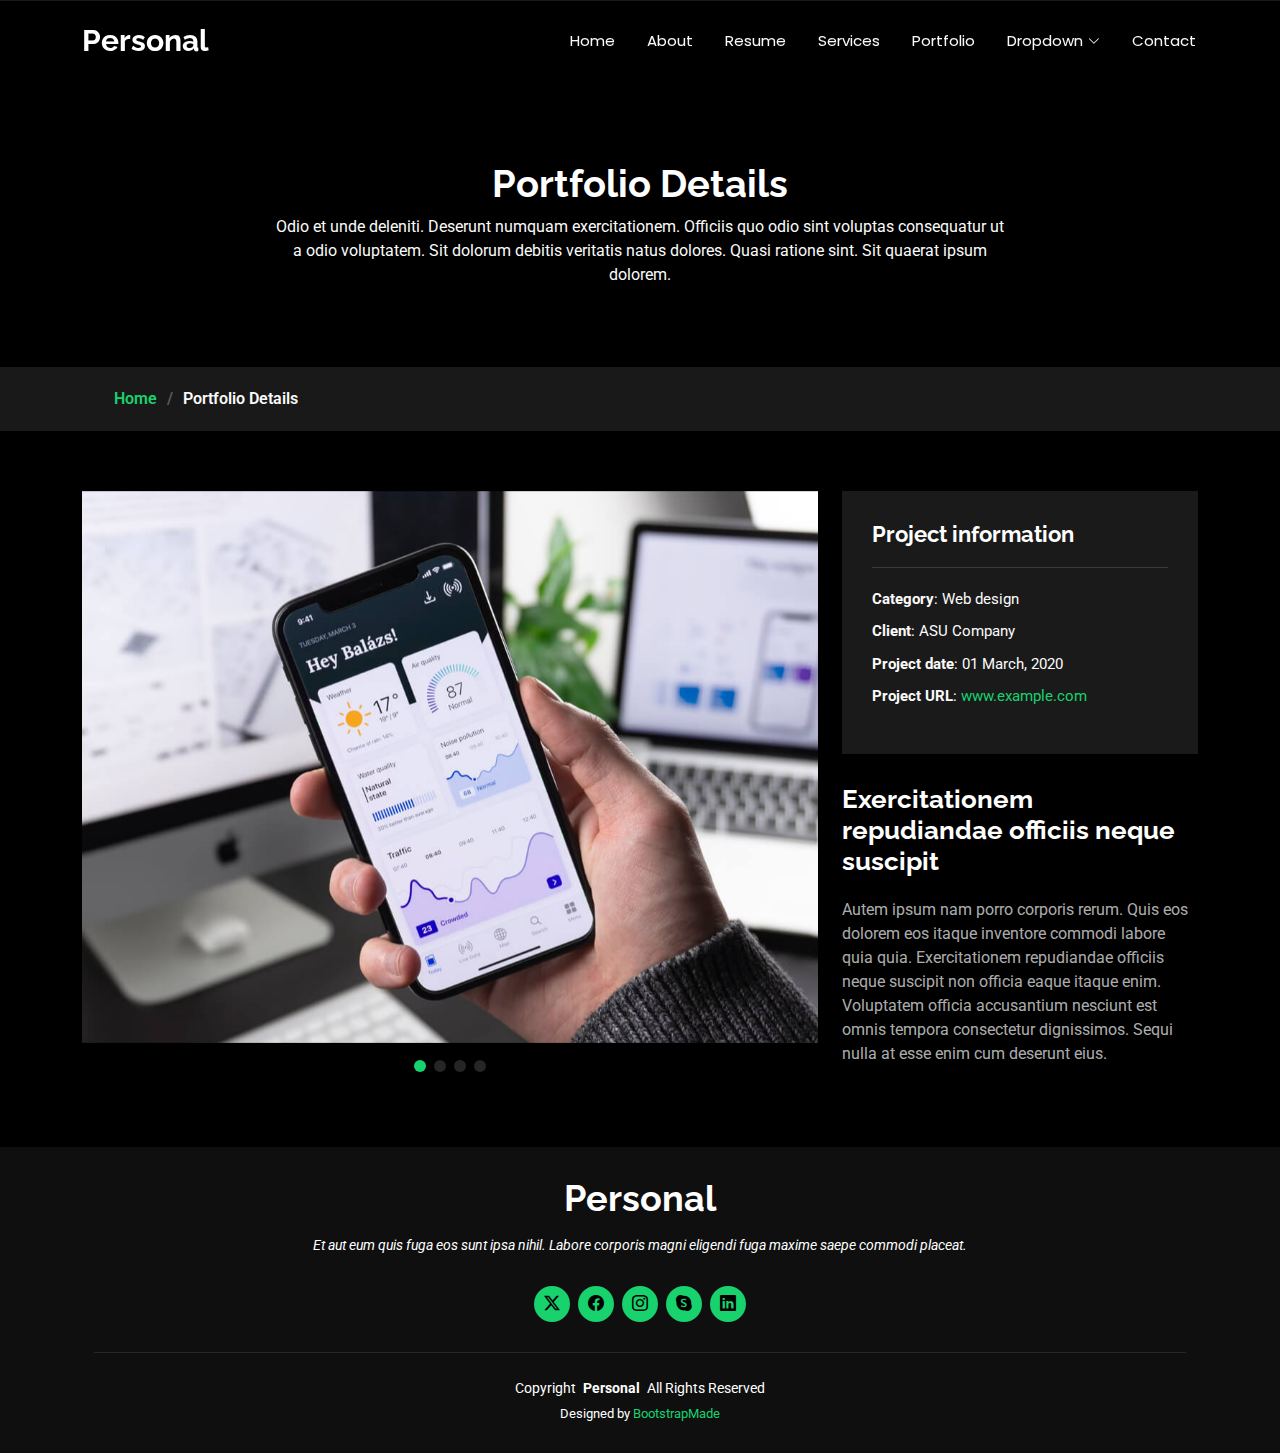
<file: portfolio-details.html>
<!DOCTYPE html>
<html lang="en">

<head>
  <meta charset="utf-8">
  <meta content="width=device-width, initial-scale=1.0" name="viewport">
  <title>Portfolio Details - Personal Bootstrap Template</title>
  <meta name="description" content="">
  <meta name="keywords" content="">

  <!-- Favicons -->
  <link href="assets/img/favicon.png" rel="icon">
  <link href="assets/img/apple-touch-icon.png" rel="apple-touch-icon">

  <!-- Fonts -->
  <link href="https://fonts.googleapis.com" rel="preconnect">
  <link href="https://fonts.gstatic.com" rel="preconnect" crossorigin>
  <link href="https://fonts.googleapis.com/css2?family=Roboto:ital,wght@0,100;0,300;0,400;0,500;0,700;0,900;1,100;1,300;1,400;1,500;1,700;1,900&family=Poppins:ital,wght@0,100;0,200;0,300;0,400;0,500;0,600;0,700;0,800;0,900;1,100;1,200;1,300;1,400;1,500;1,600;1,700;1,800;1,900&family=Raleway:ital,wght@0,100;0,200;0,300;0,400;0,500;0,600;0,700;0,800;0,900;1,100;1,200;1,300;1,400;1,500;1,600;1,700;1,800;1,900&display=swap" rel="stylesheet">

  <!-- Vendor CSS Files -->
  <link href="assets/vendor/bootstrap/css/bootstrap.min.css" rel="stylesheet">
  <link href="assets/vendor/bootstrap-icons/bootstrap-icons.css" rel="stylesheet">
  <link href="assets/vendor/aos/aos.css" rel="stylesheet">
  <link href="assets/vendor/swiper/swiper-bundle.min.css" rel="stylesheet">
  <link href="assets/vendor/glightbox/css/glightbox.min.css" rel="stylesheet">

  <!-- Main CSS File -->
  <link href="assets/css/main.css" rel="stylesheet">

  <!-- =======================================================
  * Template Name: Personal
  * Template URL: https://bootstrapmade.com/personal-free-resume-bootstrap-template/
  * Updated: Aug 07 2024 with Bootstrap v5.3.3
  * Author: BootstrapMade.com
  * License: https://bootstrapmade.com/license/
  ======================================================== -->
</head>

<body class="portfolio-details-page">

  <header id="header" class="header d-flex align-items-center fixed-top">
    <div class="container-fluid container-xl position-relative d-flex align-items-center justify-content-between">

      <a href="index.html" class="logo d-flex align-items-center">
        <!-- Uncomment the line below if you also wish to use an image logo -->
        <!-- <img src="assets/img/logo.png" alt=""> -->
        <h1 class="sitename">Personal</h1>
      </a>

      <nav id="navmenu" class="navmenu">
        <ul>
          <li><a href="index.html">Home</a></li>
          <li><a href="about.html">About</a></li>
          <li><a href="resume.html">Resume</a></li>
          <li><a href="services.html">Services</a></li>
          <li><a href="portfolio.html">Portfolio</a></li>
          <li class="dropdown"><a href="#"><span>Dropdown</span> <i class="bi bi-chevron-down toggle-dropdown"></i></a>
            <ul>
              <li><a href="#">Dropdown 1</a></li>
              <li class="dropdown"><a href="#"><span>Deep Dropdown</span> <i class="bi bi-chevron-down toggle-dropdown"></i></a>
                <ul>
                  <li><a href="#">Deep Dropdown 1</a></li>
                  <li><a href="#">Deep Dropdown 2</a></li>
                  <li><a href="#">Deep Dropdown 3</a></li>
                  <li><a href="#">Deep Dropdown 4</a></li>
                  <li><a href="#">Deep Dropdown 5</a></li>
                </ul>
              </li>
              <li><a href="#">Dropdown 2</a></li>
              <li><a href="#">Dropdown 3</a></li>
              <li><a href="#">Dropdown 4</a></li>
            </ul>
          </li>
          <li><a href="contact.html">Contact</a></li>
        </ul>
        <i class="mobile-nav-toggle d-xl-none bi bi-list"></i>
      </nav>

    </div>
  </header>

  <main class="main">

    <!-- Page Title -->
    <div class="page-title" data-aos="fade">
      <div class="heading">
        <div class="container">
          <div class="row d-flex justify-content-center text-center">
            <div class="col-lg-8">
              <h1>Portfolio Details</h1>
              <p class="mb-0">Odio et unde deleniti. Deserunt numquam exercitationem. Officiis quo odio sint voluptas consequatur ut a odio voluptatem. Sit dolorum debitis veritatis natus dolores. Quasi ratione sint. Sit quaerat ipsum dolorem.</p>
            </div>
          </div>
        </div>
      </div>
      <nav class="breadcrumbs">
        <div class="container">
          <ol>
            <li><a href="index.html">Home</a></li>
            <li class="current">Portfolio Details</li>
          </ol>
        </div>
      </nav>
    </div><!-- End Page Title -->

    <!-- Portfolio Details Section -->
    <section id="portfolio-details" class="portfolio-details section">

      <div class="container" data-aos="fade-up" data-aos-delay="100">

        <div class="row gy-4">

          <div class="col-lg-8">
            <div class="portfolio-details-slider swiper init-swiper">

              <script type="application/json" class="swiper-config">
                {
                  "loop": true,
                  "speed": 600,
                  "autoplay": {
                    "delay": 5000
                  },
                  "slidesPerView": "auto",
                  "pagination": {
                    "el": ".swiper-pagination",
                    "type": "bullets",
                    "clickable": true
                  }
                }
              </script>

              <div class="swiper-wrapper align-items-center">

                <div class="swiper-slide">
                  <img src="assets/img/portfolio/app-1.jpg" alt="">
                </div>

                <div class="swiper-slide">
                  <img src="assets/img/portfolio/product-1.jpg" alt="">
                </div>

                <div class="swiper-slide">
                  <img src="assets/img/portfolio/branding-1.jpg" alt="">
                </div>

                <div class="swiper-slide">
                  <img src="assets/img/portfolio/books-1.jpg" alt="">
                </div>

              </div>
              <div class="swiper-pagination"></div>
            </div>
          </div>

          <div class="col-lg-4">
            <div class="portfolio-info" data-aos="fade-up" data-aos-delay="200">
              <h3>Project information</h3>
              <ul>
                <li><strong>Category</strong>: Web design</li>
                <li><strong>Client</strong>: ASU Company</li>
                <li><strong>Project date</strong>: 01 March, 2020</li>
                <li><strong>Project URL</strong>: <a href="#">www.example.com</a></li>
              </ul>
            </div>
            <div class="portfolio-description" data-aos="fade-up" data-aos-delay="300">
              <h2>Exercitationem repudiandae officiis neque suscipit</h2>
              <p>
                Autem ipsum nam porro corporis rerum. Quis eos dolorem eos itaque inventore commodi labore quia quia. Exercitationem repudiandae officiis neque suscipit non officia eaque itaque enim. Voluptatem officia accusantium nesciunt est omnis tempora consectetur dignissimos. Sequi nulla at esse enim cum deserunt eius.
              </p>
            </div>
          </div>

        </div>

      </div>

    </section><!-- /Portfolio Details Section -->

  </main>

  <footer id="footer" class="footer dark-background">
    <div class="container">
      <h3 class="sitename">Personal</h3>
      <p>Et aut eum quis fuga eos sunt ipsa nihil. Labore corporis magni eligendi fuga maxime saepe commodi placeat.</p>
      <div class="social-links d-flex justify-content-center">
        <a href=""><i class="bi bi-twitter-x"></i></a>
        <a href=""><i class="bi bi-facebook"></i></a>
        <a href=""><i class="bi bi-instagram"></i></a>
        <a href=""><i class="bi bi-skype"></i></a>
        <a href=""><i class="bi bi-linkedin"></i></a>
      </div>
      <div class="container">
        <div class="copyright">
          <span>Copyright</span> <strong class="px-1 sitename">Personal</strong> <span>All Rights Reserved</span>
        </div>
        <div class="credits">
          <!-- All the links in the footer should remain intact. -->
          <!-- You can delete the links only if you've purchased the pro version. -->
          <!-- Licensing information: https://bootstrapmade.com/license/ -->
          <!-- Purchase the pro version with working PHP/AJAX contact form: [buy-url] -->
          Designed by <a href="https://bootstrapmade.com/">BootstrapMade</a>
        </div>
      </div>
    </div>
  </footer>

  <!-- Scroll Top -->
  <a href="#" id="scroll-top" class="scroll-top d-flex align-items-center justify-content-center"><i class="bi bi-arrow-up-short"></i></a>

  <!-- Preloader -->
  <div id="preloader"></div>

  <!-- Vendor JS Files -->
  <script src="assets/vendor/bootstrap/js/bootstrap.bundle.min.js"></script>
  <script src="assets/vendor/php-email-form/validate.js"></script>
  <script src="assets/vendor/aos/aos.js"></script>
  <script src="assets/vendor/typed.js/typed.umd.js"></script>
  <script src="assets/vendor/purecounter/purecounter_vanilla.js"></script>
  <script src="assets/vendor/waypoints/noframework.waypoints.js"></script>
  <script src="assets/vendor/swiper/swiper-bundle.min.js"></script>
  <script src="assets/vendor/glightbox/js/glightbox.min.js"></script>
  <script src="assets/vendor/imagesloaded/imagesloaded.pkgd.min.js"></script>
  <script src="assets/vendor/isotope-layout/isotope.pkgd.min.js"></script>

  <!-- Main JS File -->
  <script src="assets/js/main.js"></script>

</body>

</html>
</file>
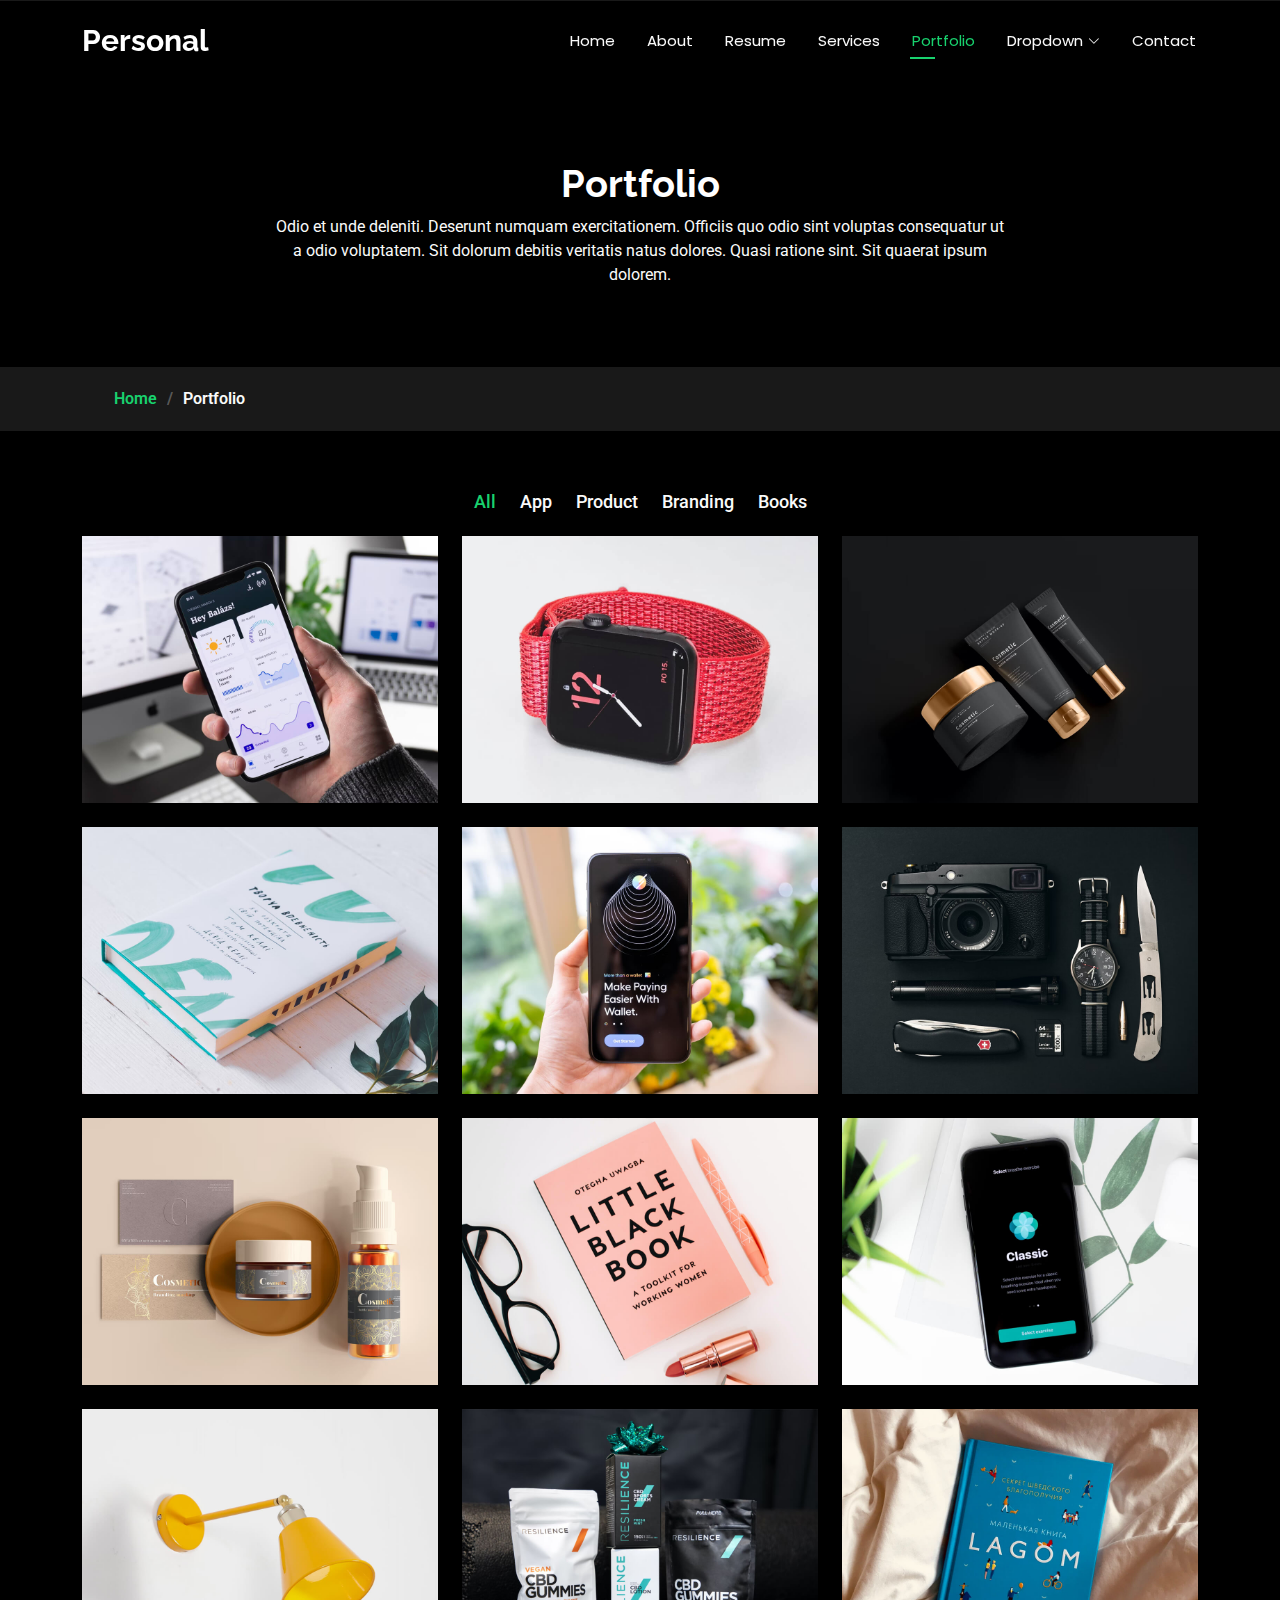
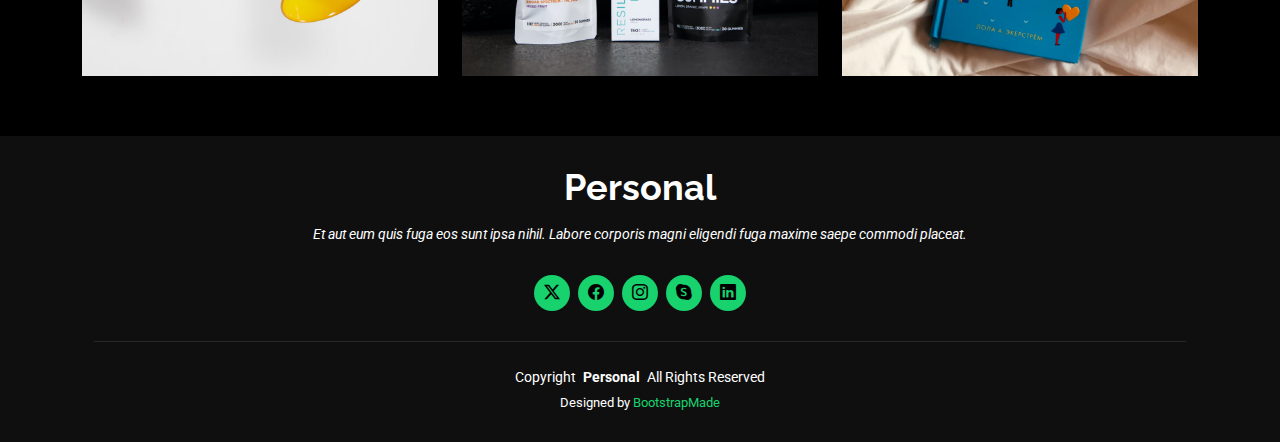
<file: portfolio.html>
<!DOCTYPE html>
<html lang="en">

<head>
  <meta charset="utf-8">
  <meta content="width=device-width, initial-scale=1.0" name="viewport">
  <title>Portfolio - Personal Bootstrap Template</title>
  <meta name="description" content="">
  <meta name="keywords" content="">

  <!-- Favicons -->
  <link href="assets/img/favicon.png" rel="icon">
  <link href="assets/img/apple-touch-icon.png" rel="apple-touch-icon">

  <!-- Fonts -->
  <link href="https://fonts.googleapis.com" rel="preconnect">
  <link href="https://fonts.gstatic.com" rel="preconnect" crossorigin>
  <link href="https://fonts.googleapis.com/css2?family=Roboto:ital,wght@0,100;0,300;0,400;0,500;0,700;0,900;1,100;1,300;1,400;1,500;1,700;1,900&family=Poppins:ital,wght@0,100;0,200;0,300;0,400;0,500;0,600;0,700;0,800;0,900;1,100;1,200;1,300;1,400;1,500;1,600;1,700;1,800;1,900&family=Raleway:ital,wght@0,100;0,200;0,300;0,400;0,500;0,600;0,700;0,800;0,900;1,100;1,200;1,300;1,400;1,500;1,600;1,700;1,800;1,900&display=swap" rel="stylesheet">

  <!-- Vendor CSS Files -->
  <link href="assets/vendor/bootstrap/css/bootstrap.min.css" rel="stylesheet">
  <link href="assets/vendor/bootstrap-icons/bootstrap-icons.css" rel="stylesheet">
  <link href="assets/vendor/aos/aos.css" rel="stylesheet">
  <link href="assets/vendor/swiper/swiper-bundle.min.css" rel="stylesheet">
  <link href="assets/vendor/glightbox/css/glightbox.min.css" rel="stylesheet">

  <!-- Main CSS File -->
  <link href="assets/css/main.css" rel="stylesheet">

  <!-- =======================================================
  * Template Name: Personal
  * Template URL: https://bootstrapmade.com/personal-free-resume-bootstrap-template/
  * Updated: Aug 07 2024 with Bootstrap v5.3.3
  * Author: BootstrapMade.com
  * License: https://bootstrapmade.com/license/
  ======================================================== -->
</head>

<body class="portfolio-page">

  <header id="header" class="header d-flex align-items-center fixed-top">
    <div class="container-fluid container-xl position-relative d-flex align-items-center justify-content-between">

      <a href="index.html" class="logo d-flex align-items-center">
        <!-- Uncomment the line below if you also wish to use an image logo -->
        <!-- <img src="assets/img/logo.png" alt=""> -->
        <h1 class="sitename">Personal</h1>
      </a>

      <nav id="navmenu" class="navmenu">
        <ul>
          <li><a href="index.html">Home</a></li>
          <li><a href="about.html">About</a></li>
          <li><a href="resume.html">Resume</a></li>
          <li><a href="services.html">Services</a></li>
          <li><a href="portfolio.html" class="active">Portfolio</a></li>
          <li class="dropdown"><a href="#"><span>Dropdown</span> <i class="bi bi-chevron-down toggle-dropdown"></i></a>
            <ul>
              <li><a href="#">Dropdown 1</a></li>
              <li class="dropdown"><a href="#"><span>Deep Dropdown</span> <i class="bi bi-chevron-down toggle-dropdown"></i></a>
                <ul>
                  <li><a href="#">Deep Dropdown 1</a></li>
                  <li><a href="#">Deep Dropdown 2</a></li>
                  <li><a href="#">Deep Dropdown 3</a></li>
                  <li><a href="#">Deep Dropdown 4</a></li>
                  <li><a href="#">Deep Dropdown 5</a></li>
                </ul>
              </li>
              <li><a href="#">Dropdown 2</a></li>
              <li><a href="#">Dropdown 3</a></li>
              <li><a href="#">Dropdown 4</a></li>
            </ul>
          </li>
          <li><a href="contact.html">Contact</a></li>
        </ul>
        <i class="mobile-nav-toggle d-xl-none bi bi-list"></i>
      </nav>

    </div>
  </header>

  <main class="main">

    <!-- Page Title -->
    <div class="page-title" data-aos="fade">
      <div class="heading">
        <div class="container">
          <div class="row d-flex justify-content-center text-center">
            <div class="col-lg-8">
              <h1>Portfolio</h1>
              <p class="mb-0">Odio et unde deleniti. Deserunt numquam exercitationem. Officiis quo odio sint voluptas consequatur ut a odio voluptatem. Sit dolorum debitis veritatis natus dolores. Quasi ratione sint. Sit quaerat ipsum dolorem.</p>
            </div>
          </div>
        </div>
      </div>
      <nav class="breadcrumbs">
        <div class="container">
          <ol>
            <li><a href="index.html">Home</a></li>
            <li class="current">Portfolio</li>
          </ol>
        </div>
      </nav>
    </div><!-- End Page Title -->

    <!-- Portfolio Section -->
    <section id="portfolio" class="portfolio section">

      <div class="container">

        <div class="isotope-layout" data-default-filter="*" data-layout="masonry" data-sort="original-order">

          <ul class="portfolio-filters isotope-filters" data-aos="fade-up" data-aos-delay="100">
            <li data-filter="*" class="filter-active">All</li>
            <li data-filter=".filter-app">App</li>
            <li data-filter=".filter-product">Product</li>
            <li data-filter=".filter-branding">Branding</li>
            <li data-filter=".filter-books">Books</li>
          </ul><!-- End Portfolio Filters -->

          <div class="row gy-4 isotope-container" data-aos="fade-up" data-aos-delay="200">

            <div class="col-lg-4 col-md-6 portfolio-item isotope-item filter-app">
              <div class="portfolio-content h-100">
                <img src="assets/img/portfolio/app-1.jpg" class="img-fluid" alt="">
                <div class="portfolio-info">
                  <h4>App 1</h4>
                  <p>Lorem ipsum, dolor sit amet consectetur</p>
                  <a href="assets/img/portfolio/app-1.jpg" title="App 1" data-gallery="portfolio-gallery-app" class="glightbox preview-link"><i class="bi bi-zoom-in"></i></a>
                  <a href="portfolio-details.html" title="More Details" class="details-link"><i class="bi bi-link-45deg"></i></a>
                </div>
              </div>
            </div><!-- End Portfolio Item -->

            <div class="col-lg-4 col-md-6 portfolio-item isotope-item filter-product">
              <div class="portfolio-content h-100">
                <img src="assets/img/portfolio/product-1.jpg" class="img-fluid" alt="">
                <div class="portfolio-info">
                  <h4>Product 1</h4>
                  <p>Lorem ipsum, dolor sit amet consectetur</p>
                  <a href="assets/img/portfolio/product-1.jpg" title="Product 1" data-gallery="portfolio-gallery-product" class="glightbox preview-link"><i class="bi bi-zoom-in"></i></a>
                  <a href="portfolio-details.html" title="More Details" class="details-link"><i class="bi bi-link-45deg"></i></a>
                </div>
              </div>
            </div><!-- End Portfolio Item -->

            <div class="col-lg-4 col-md-6 portfolio-item isotope-item filter-branding">
              <div class="portfolio-content h-100">
                <img src="assets/img/portfolio/branding-1.jpg" class="img-fluid" alt="">
                <div class="portfolio-info">
                  <h4>Branding 1</h4>
                  <p>Lorem ipsum, dolor sit amet consectetur</p>
                  <a href="assets/img/portfolio/branding-1.jpg" title="Branding 1" data-gallery="portfolio-gallery-branding" class="glightbox preview-link"><i class="bi bi-zoom-in"></i></a>
                  <a href="portfolio-details.html" title="More Details" class="details-link"><i class="bi bi-link-45deg"></i></a>
                </div>
              </div>
            </div><!-- End Portfolio Item -->

            <div class="col-lg-4 col-md-6 portfolio-item isotope-item filter-books">
              <div class="portfolio-content h-100">
                <img src="assets/img/portfolio/books-1.jpg" class="img-fluid" alt="">
                <div class="portfolio-info">
                  <h4>Books 1</h4>
                  <p>Lorem ipsum, dolor sit amet consectetur</p>
                  <a href="assets/img/portfolio/books-1.jpg" title="Branding 1" data-gallery="portfolio-gallery-book" class="glightbox preview-link"><i class="bi bi-zoom-in"></i></a>
                  <a href="portfolio-details.html" title="More Details" class="details-link"><i class="bi bi-link-45deg"></i></a>
                </div>
              </div>
            </div><!-- End Portfolio Item -->

            <div class="col-lg-4 col-md-6 portfolio-item isotope-item filter-app">
              <div class="portfolio-content h-100">
                <img src="assets/img/portfolio/app-2.jpg" class="img-fluid" alt="">
                <div class="portfolio-info">
                  <h4>App 2</h4>
                  <p>Lorem ipsum, dolor sit amet consectetur</p>
                  <a href="assets/img/portfolio/app-2.jpg" title="App 2" data-gallery="portfolio-gallery-app" class="glightbox preview-link"><i class="bi bi-zoom-in"></i></a>
                  <a href="portfolio-details.html" title="More Details" class="details-link"><i class="bi bi-link-45deg"></i></a>
                </div>
              </div>
            </div><!-- End Portfolio Item -->

            <div class="col-lg-4 col-md-6 portfolio-item isotope-item filter-product">
              <div class="portfolio-content h-100">
                <img src="assets/img/portfolio/product-2.jpg" class="img-fluid" alt="">
                <div class="portfolio-info">
                  <h4>Product 2</h4>
                  <p>Lorem ipsum, dolor sit amet consectetur</p>
                  <a href="assets/img/portfolio/product-2.jpg" title="Product 2" data-gallery="portfolio-gallery-product" class="glightbox preview-link"><i class="bi bi-zoom-in"></i></a>
                  <a href="portfolio-details.html" title="More Details" class="details-link"><i class="bi bi-link-45deg"></i></a>
                </div>
              </div>
            </div><!-- End Portfolio Item -->

            <div class="col-lg-4 col-md-6 portfolio-item isotope-item filter-branding">
              <div class="portfolio-content h-100">
                <img src="assets/img/portfolio/branding-2.jpg" class="img-fluid" alt="">
                <div class="portfolio-info">
                  <h4>Branding 2</h4>
                  <p>Lorem ipsum, dolor sit amet consectetur</p>
                  <a href="assets/img/portfolio/branding-2.jpg" title="Branding 2" data-gallery="portfolio-gallery-branding" class="glightbox preview-link"><i class="bi bi-zoom-in"></i></a>
                  <a href="portfolio-details.html" title="More Details" class="details-link"><i class="bi bi-link-45deg"></i></a>
                </div>
              </div>
            </div><!-- End Portfolio Item -->

            <div class="col-lg-4 col-md-6 portfolio-item isotope-item filter-books">
              <div class="portfolio-content h-100">
                <img src="assets/img/portfolio/books-2.jpg" class="img-fluid" alt="">
                <div class="portfolio-info">
                  <h4>Books 2</h4>
                  <p>Lorem ipsum, dolor sit amet consectetur</p>
                  <a href="assets/img/portfolio/books-2.jpg" title="Branding 2" data-gallery="portfolio-gallery-book" class="glightbox preview-link"><i class="bi bi-zoom-in"></i></a>
                  <a href="portfolio-details.html" title="More Details" class="details-link"><i class="bi bi-link-45deg"></i></a>
                </div>
              </div>
            </div><!-- End Portfolio Item -->

            <div class="col-lg-4 col-md-6 portfolio-item isotope-item filter-app">
              <div class="portfolio-content h-100">
                <img src="assets/img/portfolio/app-3.jpg" class="img-fluid" alt="">
                <div class="portfolio-info">
                  <h4>App 3</h4>
                  <p>Lorem ipsum, dolor sit amet consectetur</p>
                  <a href="assets/img/portfolio/app-3.jpg" title="App 3" data-gallery="portfolio-gallery-app" class="glightbox preview-link"><i class="bi bi-zoom-in"></i></a>
                  <a href="portfolio-details.html" title="More Details" class="details-link"><i class="bi bi-link-45deg"></i></a>
                </div>
              </div>
            </div><!-- End Portfolio Item -->

            <div class="col-lg-4 col-md-6 portfolio-item isotope-item filter-product">
              <div class="portfolio-content h-100">
                <img src="assets/img/portfolio/product-3.jpg" class="img-fluid" alt="">
                <div class="portfolio-info">
                  <h4>Product 3</h4>
                  <p>Lorem ipsum, dolor sit amet consectetur</p>
                  <a href="assets/img/portfolio/product-3.jpg" title="Product 3" data-gallery="portfolio-gallery-product" class="glightbox preview-link"><i class="bi bi-zoom-in"></i></a>
                  <a href="portfolio-details.html" title="More Details" class="details-link"><i class="bi bi-link-45deg"></i></a>
                </div>
              </div>
            </div><!-- End Portfolio Item -->

            <div class="col-lg-4 col-md-6 portfolio-item isotope-item filter-branding">
              <div class="portfolio-content h-100">
                <img src="assets/img/portfolio/branding-3.jpg" class="img-fluid" alt="">
                <div class="portfolio-info">
                  <h4>Branding 3</h4>
                  <p>Lorem ipsum, dolor sit amet consectetur</p>
                  <a href="assets/img/portfolio/branding-3.jpg" title="Branding 2" data-gallery="portfolio-gallery-branding" class="glightbox preview-link"><i class="bi bi-zoom-in"></i></a>
                  <a href="portfolio-details.html" title="More Details" class="details-link"><i class="bi bi-link-45deg"></i></a>
                </div>
              </div>
            </div><!-- End Portfolio Item -->

            <div class="col-lg-4 col-md-6 portfolio-item isotope-item filter-books">
              <div class="portfolio-content h-100">
                <img src="assets/img/portfolio/books-3.jpg" class="img-fluid" alt="">
                <div class="portfolio-info">
                  <h4>Books 3</h4>
                  <p>Lorem ipsum, dolor sit amet consectetur</p>
                  <a href="assets/img/portfolio/books-3.jpg" title="Branding 3" data-gallery="portfolio-gallery-book" class="glightbox preview-link"><i class="bi bi-zoom-in"></i></a>
                  <a href="portfolio-details.html" title="More Details" class="details-link"><i class="bi bi-link-45deg"></i></a>
                </div>
              </div>
            </div><!-- End Portfolio Item -->

          </div><!-- End Portfolio Container -->

        </div>

      </div>

    </section><!-- /Portfolio Section -->

  </main>

  <footer id="footer" class="footer dark-background">
    <div class="container">
      <h3 class="sitename">Personal</h3>
      <p>Et aut eum quis fuga eos sunt ipsa nihil. Labore corporis magni eligendi fuga maxime saepe commodi placeat.</p>
      <div class="social-links d-flex justify-content-center">
        <a href=""><i class="bi bi-twitter-x"></i></a>
        <a href=""><i class="bi bi-facebook"></i></a>
        <a href=""><i class="bi bi-instagram"></i></a>
        <a href=""><i class="bi bi-skype"></i></a>
        <a href=""><i class="bi bi-linkedin"></i></a>
      </div>
      <div class="container">
        <div class="copyright">
          <span>Copyright</span> <strong class="px-1 sitename">Personal</strong> <span>All Rights Reserved</span>
        </div>
        <div class="credits">
          <!-- All the links in the footer should remain intact. -->
          <!-- You can delete the links only if you've purchased the pro version. -->
          <!-- Licensing information: https://bootstrapmade.com/license/ -->
          <!-- Purchase the pro version with working PHP/AJAX contact form: [buy-url] -->
          Designed by <a href="https://bootstrapmade.com/">BootstrapMade</a>
        </div>
      </div>
    </div>
  </footer>

  <!-- Scroll Top -->
  <a href="#" id="scroll-top" class="scroll-top d-flex align-items-center justify-content-center"><i class="bi bi-arrow-up-short"></i></a>

  <!-- Preloader -->
  <div id="preloader"></div>

  <!-- Vendor JS Files -->
  <script src="assets/vendor/bootstrap/js/bootstrap.bundle.min.js"></script>
  <script src="assets/vendor/php-email-form/validate.js"></script>
  <script src="assets/vendor/aos/aos.js"></script>
  <script src="assets/vendor/typed.js/typed.umd.js"></script>
  <script src="assets/vendor/purecounter/purecounter_vanilla.js"></script>
  <script src="assets/vendor/waypoints/noframework.waypoints.js"></script>
  <script src="assets/vendor/swiper/swiper-bundle.min.js"></script>
  <script src="assets/vendor/glightbox/js/glightbox.min.js"></script>
  <script src="assets/vendor/imagesloaded/imagesloaded.pkgd.min.js"></script>
  <script src="assets/vendor/isotope-layout/isotope.pkgd.min.js"></script>

  <!-- Main JS File -->
  <script src="assets/js/main.js"></script>

</body>

</html>
</file>
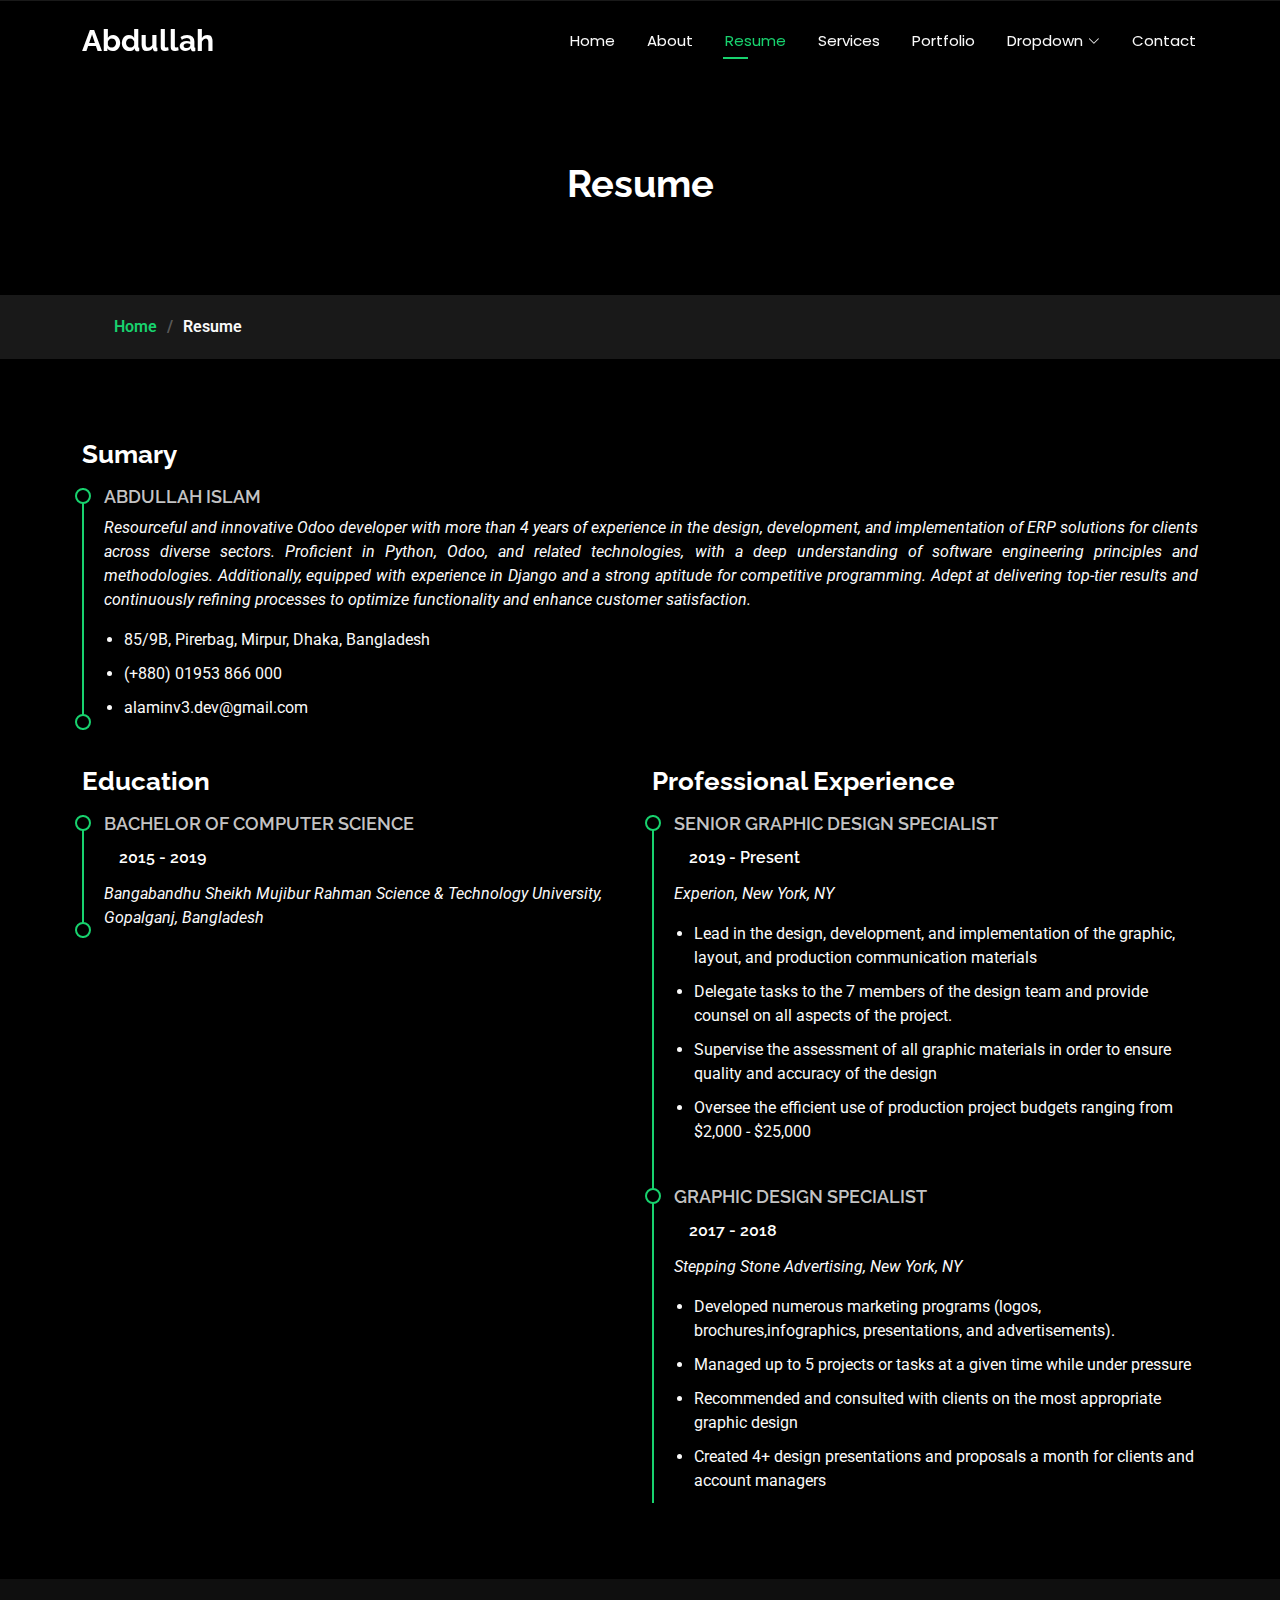
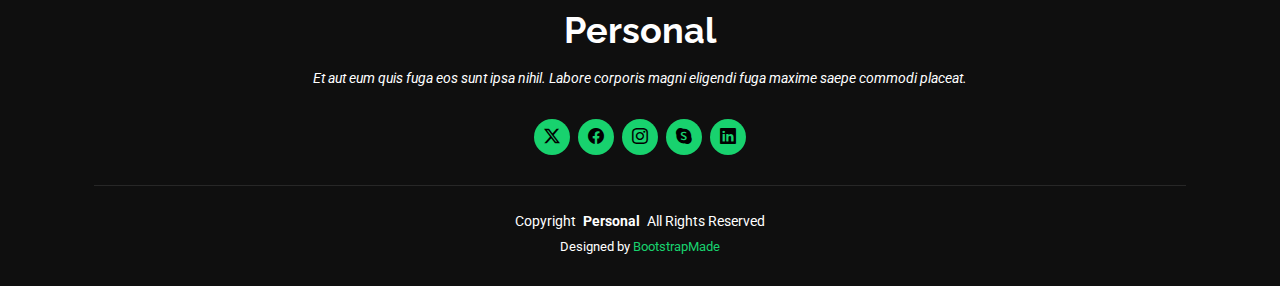
<file: resume.html>
<!DOCTYPE html>
<html lang="en">

<head>
  <meta charset="utf-8">
  <meta content="width=device-width, initial-scale=1.0" name="viewport">
  <title>Resume - Abdullah Islam</title>
  <meta name="description" content="">
  <meta name="keywords" content="">

  <!-- Favicons -->
  <link href="assets/img/favicon.png" rel="icon">
  <link href="assets/img/apple-touch-icon.png" rel="apple-touch-icon">

  <!-- Fonts -->
  <link href="https://fonts.googleapis.com" rel="preconnect">
  <link href="https://fonts.gstatic.com" rel="preconnect" crossorigin>
  <link href="https://fonts.googleapis.com/css2?family=Roboto:ital,wght@0,100;0,300;0,400;0,500;0,700;0,900;1,100;1,300;1,400;1,500;1,700;1,900&family=Poppins:ital,wght@0,100;0,200;0,300;0,400;0,500;0,600;0,700;0,800;0,900;1,100;1,200;1,300;1,400;1,500;1,600;1,700;1,800;1,900&family=Raleway:ital,wght@0,100;0,200;0,300;0,400;0,500;0,600;0,700;0,800;0,900;1,100;1,200;1,300;1,400;1,500;1,600;1,700;1,800;1,900&display=swap" rel="stylesheet">

  <!-- Vendor CSS Files -->
  <link href="assets/vendor/bootstrap/css/bootstrap.min.css" rel="stylesheet">
  <link href="assets/vendor/bootstrap-icons/bootstrap-icons.css" rel="stylesheet">
  <link href="assets/vendor/aos/aos.css" rel="stylesheet">
  <link href="assets/vendor/swiper/swiper-bundle.min.css" rel="stylesheet">
  <link href="assets/vendor/glightbox/css/glightbox.min.css" rel="stylesheet">

  <!-- Main CSS File -->
  <link href="assets/css/main.css" rel="stylesheet">

  <!-- =======================================================
  * Template Name: Personal
  * Template URL: https://bootstrapmade.com/personal-free-resume-bootstrap-template/
  * Updated: Aug 07 2024 with Bootstrap v5.3.3
  * Author: BootstrapMade.com
  * License: https://bootstrapmade.com/license/
  ======================================================== -->
</head>

<body class="resume-page">

  <header id="header" class="header d-flex align-items-center fixed-top">
    <div class="container-fluid container-xl position-relative d-flex align-items-center justify-content-between">

      <a href="index.html" class="logo d-flex align-items-center">
        <!-- Uncomment the line below if you also wish to use an image logo -->
        <!-- <img src="assets/img/logo.png" alt=""> -->
        <h1 class="sitename">Abdullah</h1>
      </a>

      <nav id="navmenu" class="navmenu">
        <ul>
          <li><a href="index.html">Home</a></li>
          <li><a href="about.html">About</a></li>
          <li><a href="resume.html" class="active">Resume</a></li>
          <li><a href="services.html">Services</a></li>
          <li><a href="portfolio.html">Portfolio</a></li>
          <li class="dropdown"><a href="#"><span>Dropdown</span> <i class="bi bi-chevron-down toggle-dropdown"></i></a>
            <ul>
              <li><a href="#">Dropdown 1</a></li>
              <li class="dropdown"><a href="#"><span>Deep Dropdown</span> <i class="bi bi-chevron-down toggle-dropdown"></i></a>
                <ul>
                  <li><a href="#">Deep Dropdown 1</a></li>
                  <li><a href="#">Deep Dropdown 2</a></li>
                  <li><a href="#">Deep Dropdown 3</a></li>
                  <li><a href="#">Deep Dropdown 4</a></li>
                  <li><a href="#">Deep Dropdown 5</a></li>
                </ul>
              </li>
              <li><a href="#">Dropdown 2</a></li>
              <li><a href="#">Dropdown 3</a></li>
              <li><a href="#">Dropdown 4</a></li>
            </ul>
          </li>
          <li><a href="contact.html">Contact</a></li>
        </ul>
        <i class="mobile-nav-toggle d-xl-none bi bi-list"></i>
      </nav>

    </div>
  </header>

  <main class="main">

    <!-- Page Title -->
    <div class="page-title" data-aos="fade">
      <div class="heading">
        <div class="container">
          <div class="row d-flex justify-content-center text-center">
            <div class="col-lg-8">
              <h1>Resume</h1>
            </div>
          </div>
        </div>
      </div>
      <nav class="breadcrumbs">
        <div class="container">
          <ol>
            <li><a href="index.html">Home</a></li>
            <li class="current">Resume</li>
          </ol>
        </div>
      </nav>
    </div><!-- End Page Title -->

    <!-- Resume Section -->
    <section id="resume" class="resume section">

      <div class="container">

        <div class="row">
          <div class="col">
            <h3 class="resume-title">Sumary</h3>

            <div class="resume-item end-circle pb-0">
              <h4>Abdullah Islam</h4>
              <p style="text-align: justify;"><em>Resourceful and innovative Odoo developer with more than 4 years of experience in the design, development, and implementation of ERP
                solutions for clients across diverse sectors. Proficient in Python, Odoo, and related technologies, with a deep understanding of software
                engineering principles and methodologies. Additionally, equipped with experience in Django and a strong aptitude for competitive programming.
                Adept at delivering top-tier results and continuously refining processes to optimize functionality and enhance customer satisfaction.</em></p>
              <ul>
                <li>85/9B, Pirerbag, Mirpur, Dhaka, Bangladesh</li>
                <li>(+880) 01953 866 000</li>
                <li>alaminv3.dev@gmail.com</li>
              </ul>
            </div><!-- Edn Resume Item -->
          </div>
        </div>

        <div class="row">

          <div class="col-lg-6" data-aos="fade-up" data-aos-delay="100">
            <h3 class="resume-title">Education</h3>
            <div class="resume-item end-circle">
              <h4>Bachelor of Computer Science</h4>
              <h5>2015 - 2019</h5>
              <p class="pb-2"><em>Bangabandhu Sheikh Mujibur Rahman Science &amp; Technology University, Gopalganj, Bangladesh</em></p>
            </div><!-- Edn Resume Item -->

          </div>

          <div class="col-lg-6" data-aos="fade-up" data-aos-delay="200">
            <h3 class="resume-title">Professional Experience</h3>
            <div class="resume-item">
              <h4>Senior graphic design specialist</h4>
              <h5>2019 - Present</h5>
              <p><em>Experion, New York, NY </em></p>
              <ul>
                <li>Lead in the design, development, and implementation of the graphic, layout, and production communication materials</li>
                <li>Delegate tasks to the 7 members of the design team and provide counsel on all aspects of the project. </li>
                <li>Supervise the assessment of all graphic materials in order to ensure quality and accuracy of the design</li>
                <li>Oversee the efficient use of production project budgets ranging from $2,000 - $25,000</li>
              </ul>
            </div><!-- Edn Resume Item -->

            <div class="resume-item">
              <h4>Graphic design specialist</h4>
              <h5>2017 - 2018</h5>
              <p><em>Stepping Stone Advertising, New York, NY</em></p>
              <ul>
                <li>Developed numerous marketing programs (logos, brochures,infographics, presentations, and advertisements).</li>
                <li>Managed up to 5 projects or tasks at a given time while under pressure</li>
                <li>Recommended and consulted with clients on the most appropriate graphic design</li>
                <li>Created 4+ design presentations and proposals a month for clients and account managers</li>
              </ul>
            </div><!-- Edn Resume Item -->

          </div>

        </div>

      </div>

    </section><!-- /Resume Section -->

  </main>

  <footer id="footer" class="footer dark-background">
    <div class="container">
      <h3 class="sitename">Personal</h3>
      <p>Et aut eum quis fuga eos sunt ipsa nihil. Labore corporis magni eligendi fuga maxime saepe commodi placeat.</p>
      <div class="social-links d-flex justify-content-center">
        <a href=""><i class="bi bi-twitter-x"></i></a>
        <a href=""><i class="bi bi-facebook"></i></a>
        <a href=""><i class="bi bi-instagram"></i></a>
        <a href=""><i class="bi bi-skype"></i></a>
        <a href=""><i class="bi bi-linkedin"></i></a>
      </div>
      <div class="container">
        <div class="copyright">
          <span>Copyright</span> <strong class="px-1 sitename">Personal</strong> <span>All Rights Reserved</span>
        </div>
        <div class="credits">
          <!-- All the links in the footer should remain intact. -->
          <!-- You can delete the links only if you've purchased the pro version. -->
          <!-- Licensing information: https://bootstrapmade.com/license/ -->
          <!-- Purchase the pro version with working PHP/AJAX contact form: [buy-url] -->
          Designed by <a href="https://bootstrapmade.com/">BootstrapMade</a>
        </div>
      </div>
    </div>
  </footer>

  <!-- Scroll Top -->
  <a href="#" id="scroll-top" class="scroll-top d-flex align-items-center justify-content-center"><i class="bi bi-arrow-up-short"></i></a>

  <!-- Preloader -->
  <div id="preloader"></div>

  <!-- Vendor JS Files -->
  <script src="assets/vendor/bootstrap/js/bootstrap.bundle.min.js"></script>
  <script src="assets/vendor/php-email-form/validate.js"></script>
  <script src="assets/vendor/aos/aos.js"></script>
  <script src="assets/vendor/typed.js/typed.umd.js"></script>
  <script src="assets/vendor/purecounter/purecounter_vanilla.js"></script>
  <script src="assets/vendor/waypoints/noframework.waypoints.js"></script>
  <script src="assets/vendor/swiper/swiper-bundle.min.js"></script>
  <script src="assets/vendor/glightbox/js/glightbox.min.js"></script>
  <script src="assets/vendor/imagesloaded/imagesloaded.pkgd.min.js"></script>
  <script src="assets/vendor/isotope-layout/isotope.pkgd.min.js"></script>

  <!-- Main JS File -->
  <script src="assets/js/main.js"></script>

</body>

</html>
</file>
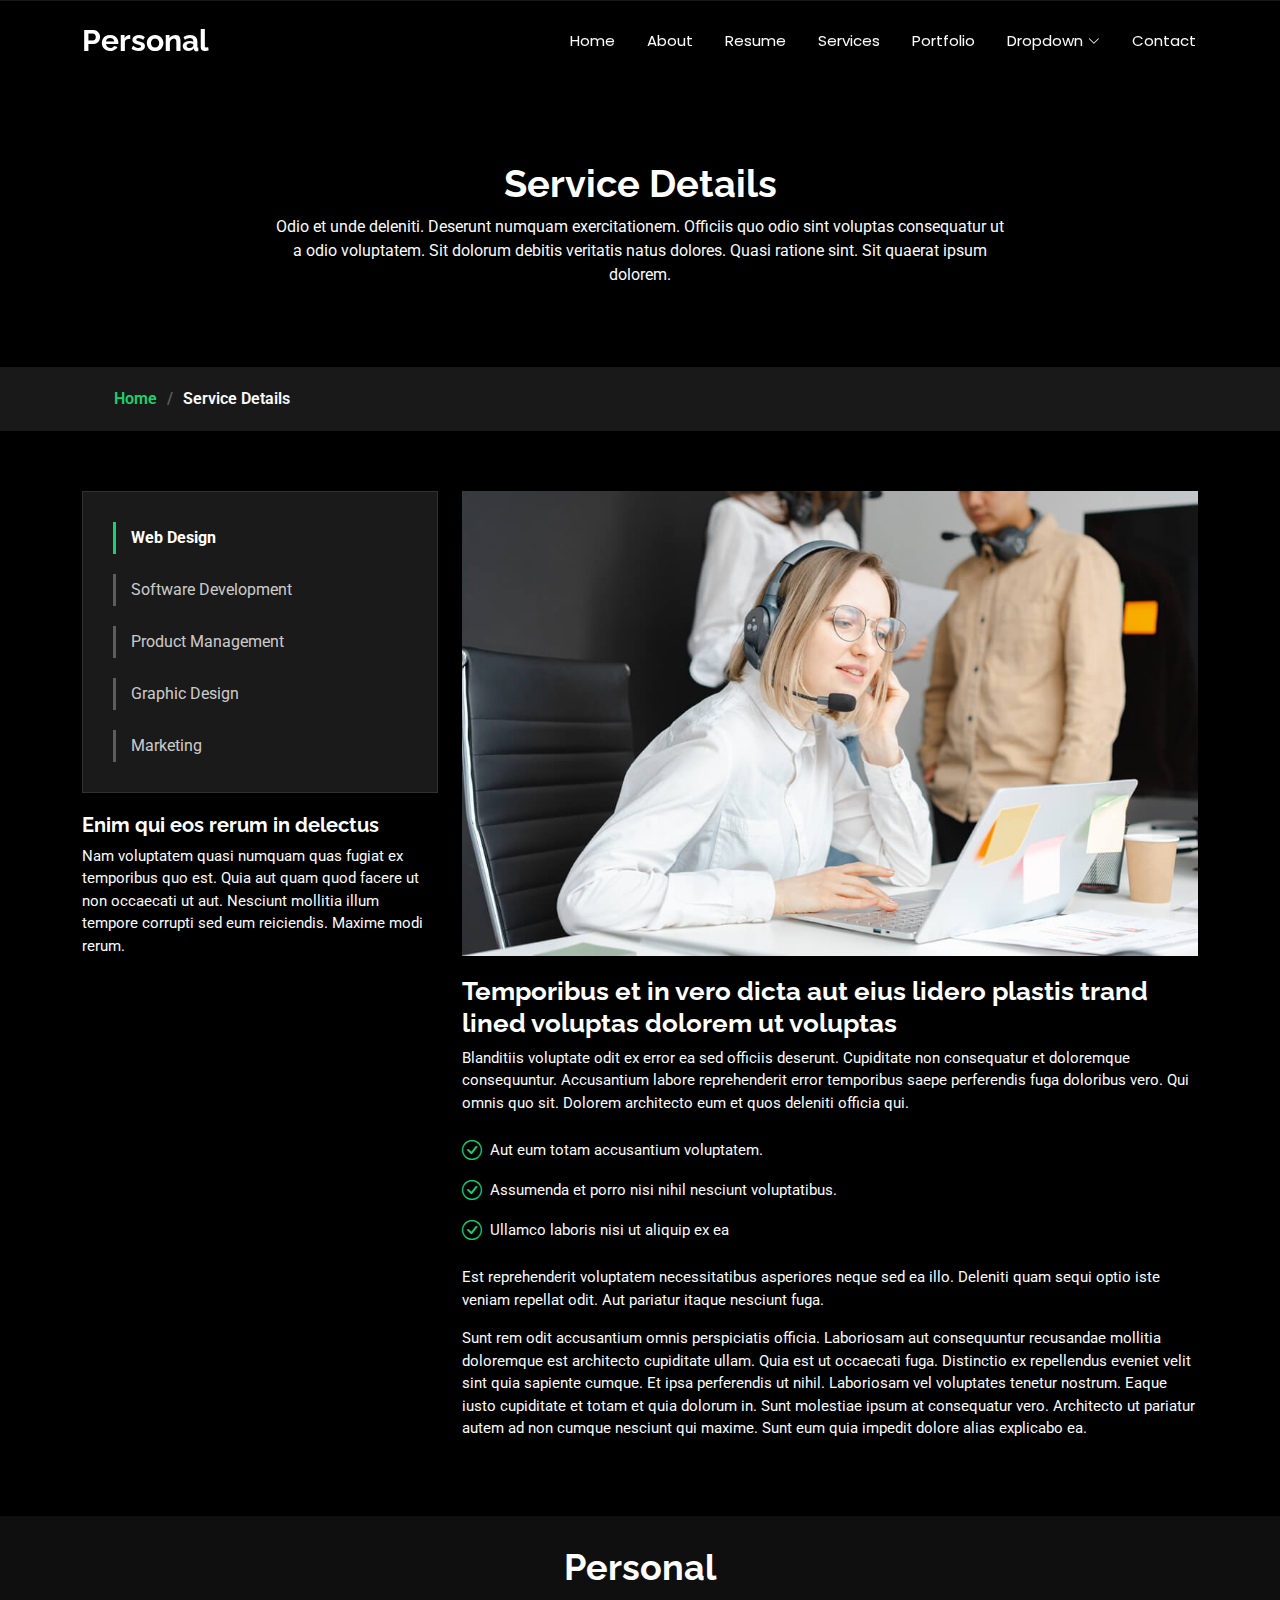
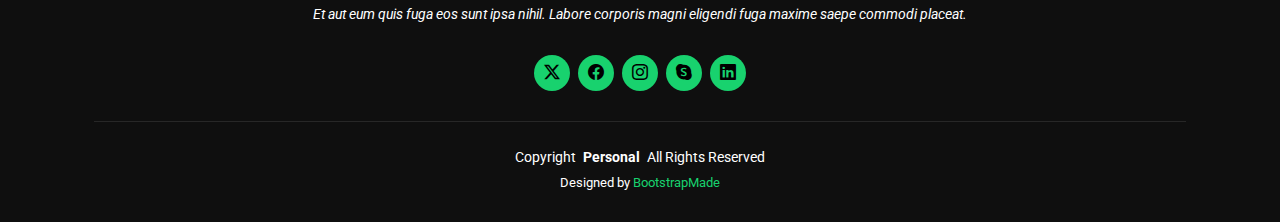
<file: service-details.html>
<!DOCTYPE html>
<html lang="en">

<head>
  <meta charset="utf-8">
  <meta content="width=device-width, initial-scale=1.0" name="viewport">
  <title>Service Details - Personal Bootstrap Template</title>
  <meta name="description" content="">
  <meta name="keywords" content="">

  <!-- Favicons -->
  <link href="assets/img/favicon.png" rel="icon">
  <link href="assets/img/apple-touch-icon.png" rel="apple-touch-icon">

  <!-- Fonts -->
  <link href="https://fonts.googleapis.com" rel="preconnect">
  <link href="https://fonts.gstatic.com" rel="preconnect" crossorigin>
  <link href="https://fonts.googleapis.com/css2?family=Roboto:ital,wght@0,100;0,300;0,400;0,500;0,700;0,900;1,100;1,300;1,400;1,500;1,700;1,900&family=Poppins:ital,wght@0,100;0,200;0,300;0,400;0,500;0,600;0,700;0,800;0,900;1,100;1,200;1,300;1,400;1,500;1,600;1,700;1,800;1,900&family=Raleway:ital,wght@0,100;0,200;0,300;0,400;0,500;0,600;0,700;0,800;0,900;1,100;1,200;1,300;1,400;1,500;1,600;1,700;1,800;1,900&display=swap" rel="stylesheet">

  <!-- Vendor CSS Files -->
  <link href="assets/vendor/bootstrap/css/bootstrap.min.css" rel="stylesheet">
  <link href="assets/vendor/bootstrap-icons/bootstrap-icons.css" rel="stylesheet">
  <link href="assets/vendor/aos/aos.css" rel="stylesheet">
  <link href="assets/vendor/swiper/swiper-bundle.min.css" rel="stylesheet">
  <link href="assets/vendor/glightbox/css/glightbox.min.css" rel="stylesheet">

  <!-- Main CSS File -->
  <link href="assets/css/main.css" rel="stylesheet">

  <!-- =======================================================
  * Template Name: Personal
  * Template URL: https://bootstrapmade.com/personal-free-resume-bootstrap-template/
  * Updated: Aug 07 2024 with Bootstrap v5.3.3
  * Author: BootstrapMade.com
  * License: https://bootstrapmade.com/license/
  ======================================================== -->
</head>

<body class="service-details-page">

  <header id="header" class="header d-flex align-items-center fixed-top">
    <div class="container-fluid container-xl position-relative d-flex align-items-center justify-content-between">

      <a href="index.html" class="logo d-flex align-items-center">
        <!-- Uncomment the line below if you also wish to use an image logo -->
        <!-- <img src="assets/img/logo.png" alt=""> -->
        <h1 class="sitename">Personal</h1>
      </a>

      <nav id="navmenu" class="navmenu">
        <ul>
          <li><a href="index.html">Home</a></li>
          <li><a href="about.html">About</a></li>
          <li><a href="resume.html">Resume</a></li>
          <li><a href="services.html">Services</a></li>
          <li><a href="portfolio.html">Portfolio</a></li>
          <li class="dropdown"><a href="#"><span>Dropdown</span> <i class="bi bi-chevron-down toggle-dropdown"></i></a>
            <ul>
              <li><a href="#">Dropdown 1</a></li>
              <li class="dropdown"><a href="#"><span>Deep Dropdown</span> <i class="bi bi-chevron-down toggle-dropdown"></i></a>
                <ul>
                  <li><a href="#">Deep Dropdown 1</a></li>
                  <li><a href="#">Deep Dropdown 2</a></li>
                  <li><a href="#">Deep Dropdown 3</a></li>
                  <li><a href="#">Deep Dropdown 4</a></li>
                  <li><a href="#">Deep Dropdown 5</a></li>
                </ul>
              </li>
              <li><a href="#">Dropdown 2</a></li>
              <li><a href="#">Dropdown 3</a></li>
              <li><a href="#">Dropdown 4</a></li>
            </ul>
          </li>
          <li><a href="contact.html">Contact</a></li>
        </ul>
        <i class="mobile-nav-toggle d-xl-none bi bi-list"></i>
      </nav>

    </div>
  </header>

  <main class="main">

    <!-- Page Title -->
    <div class="page-title" data-aos="fade">
      <div class="heading">
        <div class="container">
          <div class="row d-flex justify-content-center text-center">
            <div class="col-lg-8">
              <h1>Service Details</h1>
              <p class="mb-0">Odio et unde deleniti. Deserunt numquam exercitationem. Officiis quo odio sint voluptas consequatur ut a odio voluptatem. Sit dolorum debitis veritatis natus dolores. Quasi ratione sint. Sit quaerat ipsum dolorem.</p>
            </div>
          </div>
        </div>
      </div>
      <nav class="breadcrumbs">
        <div class="container">
          <ol>
            <li><a href="index.html">Home</a></li>
            <li class="current">Service Details</li>
          </ol>
        </div>
      </nav>
    </div><!-- End Page Title -->

    <!-- Service Details Section -->
    <section id="service-details" class="service-details section">

      <div class="container">

        <div class="row gy-4">

          <div class="col-lg-4" data-aos="fade-up" data-aos-delay="100">
            <div class="services-list">
              <a href="#" class="active">Web Design</a>
              <a href="#">Software Development</a>
              <a href="#">Product Management</a>
              <a href="#">Graphic Design</a>
              <a href="#">Marketing</a>
            </div>

            <h4>Enim qui eos rerum in delectus</h4>
            <p>Nam voluptatem quasi numquam quas fugiat ex temporibus quo est. Quia aut quam quod facere ut non occaecati ut aut. Nesciunt mollitia illum tempore corrupti sed eum reiciendis. Maxime modi rerum.</p>
          </div>

          <div class="col-lg-8" data-aos="fade-up" data-aos-delay="200">
            <img src="assets/img/services.jpg" alt="" class="img-fluid services-img">
            <h3>Temporibus et in vero dicta aut eius lidero plastis trand lined voluptas dolorem ut voluptas</h3>
            <p>
              Blanditiis voluptate odit ex error ea sed officiis deserunt. Cupiditate non consequatur et doloremque consequuntur. Accusantium labore reprehenderit error temporibus saepe perferendis fuga doloribus vero. Qui omnis quo sit. Dolorem architecto eum et quos deleniti officia qui.
            </p>
            <ul>
              <li><i class="bi bi-check-circle"></i> <span>Aut eum totam accusantium voluptatem.</span></li>
              <li><i class="bi bi-check-circle"></i> <span>Assumenda et porro nisi nihil nesciunt voluptatibus.</span></li>
              <li><i class="bi bi-check-circle"></i> <span>Ullamco laboris nisi ut aliquip ex ea</span></li>
            </ul>
            <p>
              Est reprehenderit voluptatem necessitatibus asperiores neque sed ea illo. Deleniti quam sequi optio iste veniam repellat odit. Aut pariatur itaque nesciunt fuga.
            </p>
            <p>
              Sunt rem odit accusantium omnis perspiciatis officia. Laboriosam aut consequuntur recusandae mollitia doloremque est architecto cupiditate ullam. Quia est ut occaecati fuga. Distinctio ex repellendus eveniet velit sint quia sapiente cumque. Et ipsa perferendis ut nihil. Laboriosam vel voluptates tenetur nostrum. Eaque iusto cupiditate et totam et quia dolorum in. Sunt molestiae ipsum at consequatur vero. Architecto ut pariatur autem ad non cumque nesciunt qui maxime. Sunt eum quia impedit dolore alias explicabo ea.
            </p>
          </div>

        </div>

      </div>

    </section><!-- /Service Details Section -->

  </main>

  <footer id="footer" class="footer dark-background">
    <div class="container">
      <h3 class="sitename">Personal</h3>
      <p>Et aut eum quis fuga eos sunt ipsa nihil. Labore corporis magni eligendi fuga maxime saepe commodi placeat.</p>
      <div class="social-links d-flex justify-content-center">
        <a href=""><i class="bi bi-twitter-x"></i></a>
        <a href=""><i class="bi bi-facebook"></i></a>
        <a href=""><i class="bi bi-instagram"></i></a>
        <a href=""><i class="bi bi-skype"></i></a>
        <a href=""><i class="bi bi-linkedin"></i></a>
      </div>
      <div class="container">
        <div class="copyright">
          <span>Copyright</span> <strong class="px-1 sitename">Personal</strong> <span>All Rights Reserved</span>
        </div>
        <div class="credits">
          <!-- All the links in the footer should remain intact. -->
          <!-- You can delete the links only if you've purchased the pro version. -->
          <!-- Licensing information: https://bootstrapmade.com/license/ -->
          <!-- Purchase the pro version with working PHP/AJAX contact form: [buy-url] -->
          Designed by <a href="https://bootstrapmade.com/">BootstrapMade</a>
        </div>
      </div>
    </div>
  </footer>

  <!-- Scroll Top -->
  <a href="#" id="scroll-top" class="scroll-top d-flex align-items-center justify-content-center"><i class="bi bi-arrow-up-short"></i></a>

  <!-- Preloader -->
  <div id="preloader"></div>

  <!-- Vendor JS Files -->
  <script src="assets/vendor/bootstrap/js/bootstrap.bundle.min.js"></script>
  <script src="assets/vendor/php-email-form/validate.js"></script>
  <script src="assets/vendor/aos/aos.js"></script>
  <script src="assets/vendor/typed.js/typed.umd.js"></script>
  <script src="assets/vendor/purecounter/purecounter_vanilla.js"></script>
  <script src="assets/vendor/waypoints/noframework.waypoints.js"></script>
  <script src="assets/vendor/swiper/swiper-bundle.min.js"></script>
  <script src="assets/vendor/glightbox/js/glightbox.min.js"></script>
  <script src="assets/vendor/imagesloaded/imagesloaded.pkgd.min.js"></script>
  <script src="assets/vendor/isotope-layout/isotope.pkgd.min.js"></script>

  <!-- Main JS File -->
  <script src="assets/js/main.js"></script>

</body>

</html>
</file>
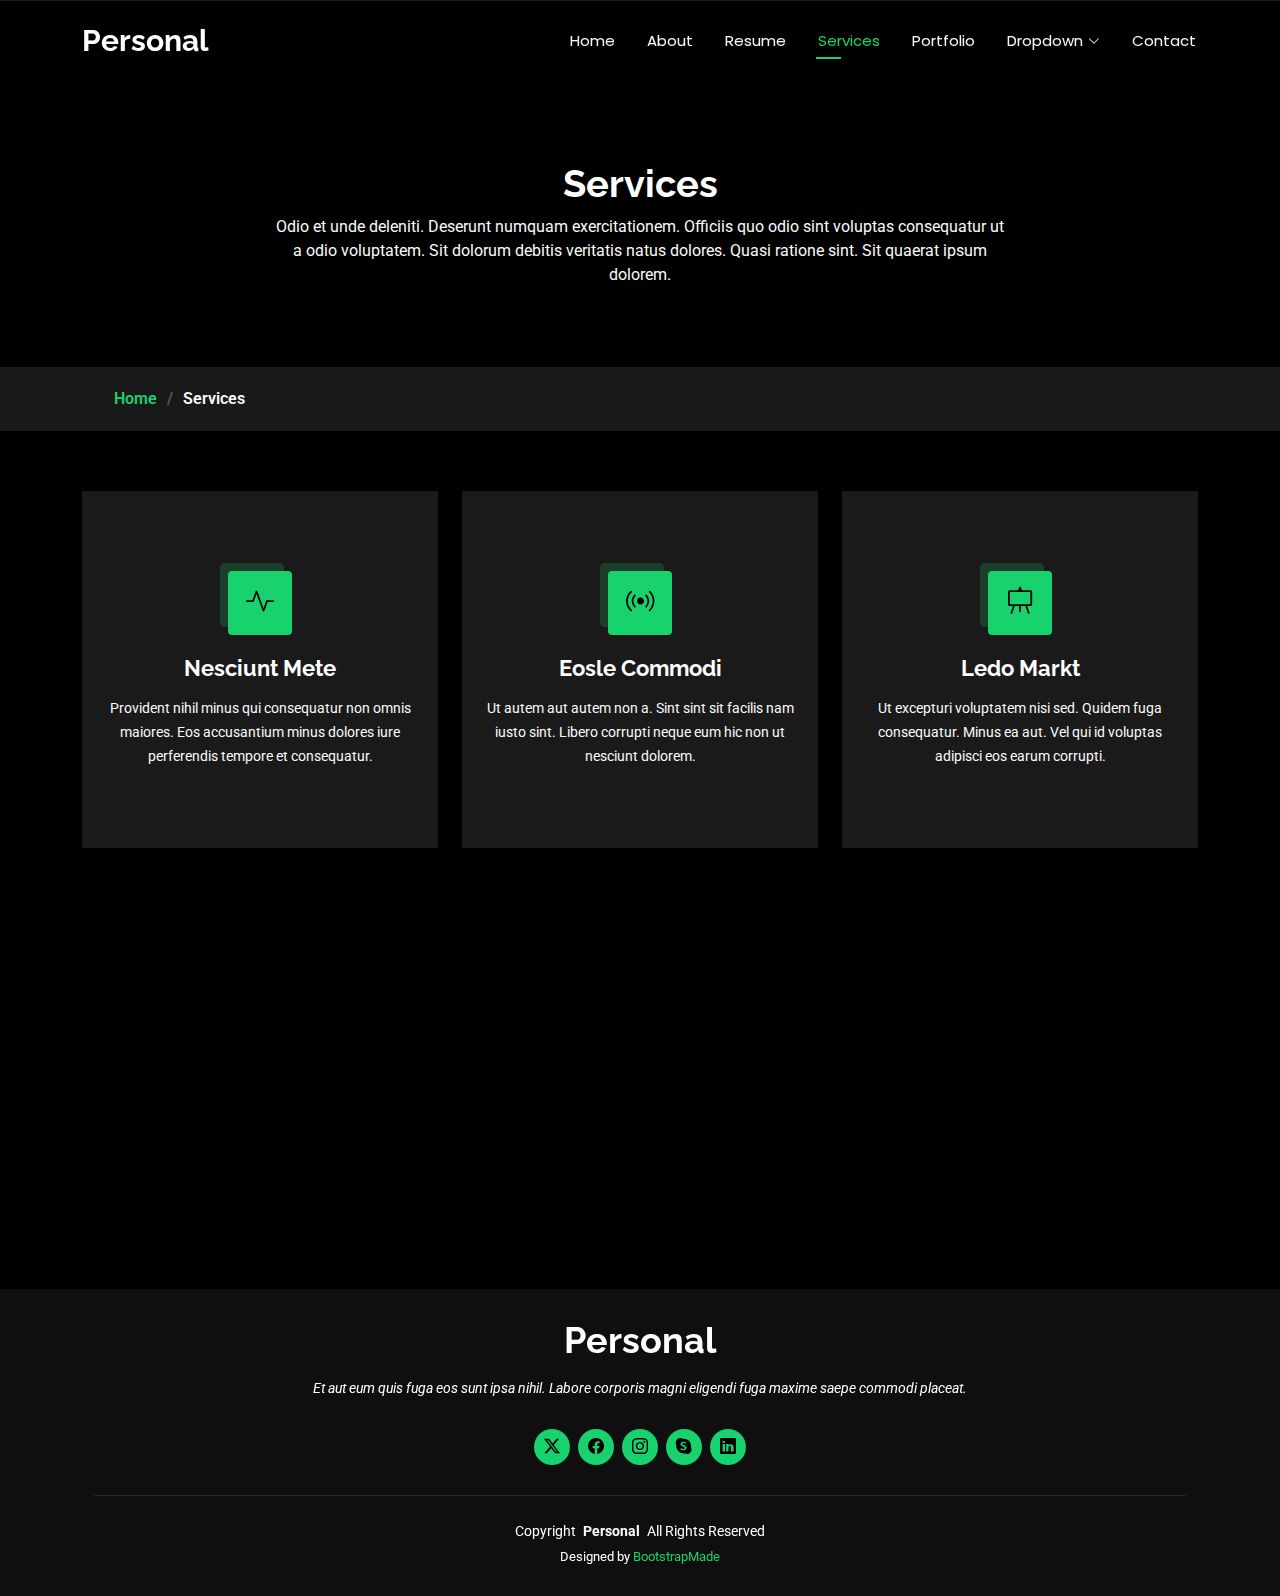
<file: services.html>
<!DOCTYPE html>
<html lang="en">

<head>
  <meta charset="utf-8">
  <meta content="width=device-width, initial-scale=1.0" name="viewport">
  <title>Services - Personal Bootstrap Template</title>
  <meta name="description" content="">
  <meta name="keywords" content="">

  <!-- Favicons -->
  <link href="assets/img/favicon.png" rel="icon">
  <link href="assets/img/apple-touch-icon.png" rel="apple-touch-icon">

  <!-- Fonts -->
  <link href="https://fonts.googleapis.com" rel="preconnect">
  <link href="https://fonts.gstatic.com" rel="preconnect" crossorigin>
  <link href="https://fonts.googleapis.com/css2?family=Roboto:ital,wght@0,100;0,300;0,400;0,500;0,700;0,900;1,100;1,300;1,400;1,500;1,700;1,900&family=Poppins:ital,wght@0,100;0,200;0,300;0,400;0,500;0,600;0,700;0,800;0,900;1,100;1,200;1,300;1,400;1,500;1,600;1,700;1,800;1,900&family=Raleway:ital,wght@0,100;0,200;0,300;0,400;0,500;0,600;0,700;0,800;0,900;1,100;1,200;1,300;1,400;1,500;1,600;1,700;1,800;1,900&display=swap" rel="stylesheet">

  <!-- Vendor CSS Files -->
  <link href="assets/vendor/bootstrap/css/bootstrap.min.css" rel="stylesheet">
  <link href="assets/vendor/bootstrap-icons/bootstrap-icons.css" rel="stylesheet">
  <link href="assets/vendor/aos/aos.css" rel="stylesheet">
  <link href="assets/vendor/swiper/swiper-bundle.min.css" rel="stylesheet">
  <link href="assets/vendor/glightbox/css/glightbox.min.css" rel="stylesheet">

  <!-- Main CSS File -->
  <link href="assets/css/main.css" rel="stylesheet">

  <!-- =======================================================
  * Template Name: Personal
  * Template URL: https://bootstrapmade.com/personal-free-resume-bootstrap-template/
  * Updated: Aug 07 2024 with Bootstrap v5.3.3
  * Author: BootstrapMade.com
  * License: https://bootstrapmade.com/license/
  ======================================================== -->
</head>

<body class="services-page">

  <header id="header" class="header d-flex align-items-center fixed-top">
    <div class="container-fluid container-xl position-relative d-flex align-items-center justify-content-between">

      <a href="index.html" class="logo d-flex align-items-center">
        <!-- Uncomment the line below if you also wish to use an image logo -->
        <!-- <img src="assets/img/logo.png" alt=""> -->
        <h1 class="sitename">Personal</h1>
      </a>

      <nav id="navmenu" class="navmenu">
        <ul>
          <li><a href="index.html">Home</a></li>
          <li><a href="about.html">About</a></li>
          <li><a href="resume.html">Resume</a></li>
          <li><a href="services.html" class="active">Services</a></li>
          <li><a href="portfolio.html">Portfolio</a></li>
          <li class="dropdown"><a href="#"><span>Dropdown</span> <i class="bi bi-chevron-down toggle-dropdown"></i></a>
            <ul>
              <li><a href="#">Dropdown 1</a></li>
              <li class="dropdown"><a href="#"><span>Deep Dropdown</span> <i class="bi bi-chevron-down toggle-dropdown"></i></a>
                <ul>
                  <li><a href="#">Deep Dropdown 1</a></li>
                  <li><a href="#">Deep Dropdown 2</a></li>
                  <li><a href="#">Deep Dropdown 3</a></li>
                  <li><a href="#">Deep Dropdown 4</a></li>
                  <li><a href="#">Deep Dropdown 5</a></li>
                </ul>
              </li>
              <li><a href="#">Dropdown 2</a></li>
              <li><a href="#">Dropdown 3</a></li>
              <li><a href="#">Dropdown 4</a></li>
            </ul>
          </li>
          <li><a href="contact.html">Contact</a></li>
        </ul>
        <i class="mobile-nav-toggle d-xl-none bi bi-list"></i>
      </nav>

    </div>
  </header>

  <main class="main">

    <!-- Page Title -->
    <div class="page-title" data-aos="fade">
      <div class="heading">
        <div class="container">
          <div class="row d-flex justify-content-center text-center">
            <div class="col-lg-8">
              <h1>Services</h1>
              <p class="mb-0">Odio et unde deleniti. Deserunt numquam exercitationem. Officiis quo odio sint voluptas consequatur ut a odio voluptatem. Sit dolorum debitis veritatis natus dolores. Quasi ratione sint. Sit quaerat ipsum dolorem.</p>
            </div>
          </div>
        </div>
      </div>
      <nav class="breadcrumbs">
        <div class="container">
          <ol>
            <li><a href="index.html">Home</a></li>
            <li class="current">Services</li>
          </ol>
        </div>
      </nav>
    </div><!-- End Page Title -->

    <!-- Services Section -->
    <section id="services" class="services section">

      <div class="container">

        <div class="row gy-4">

          <div class="col-lg-4 col-md-6" data-aos="fade-up" data-aos-delay="100">
            <div class="service-item  position-relative">
              <div class="icon">
                <i class="bi bi-activity"></i>
              </div>
              <a href="service-details.html" class="stretched-link">
                <h3>Nesciunt Mete</h3>
              </a>
              <p>Provident nihil minus qui consequatur non omnis maiores. Eos accusantium minus dolores iure perferendis tempore et consequatur.</p>
            </div>
          </div><!-- End Service Item -->

          <div class="col-lg-4 col-md-6" data-aos="fade-up" data-aos-delay="200">
            <div class="service-item position-relative">
              <div class="icon">
                <i class="bi bi-broadcast"></i>
              </div>
              <a href="service-details.html" class="stretched-link">
                <h3>Eosle Commodi</h3>
              </a>
              <p>Ut autem aut autem non a. Sint sint sit facilis nam iusto sint. Libero corrupti neque eum hic non ut nesciunt dolorem.</p>
            </div>
          </div><!-- End Service Item -->

          <div class="col-lg-4 col-md-6" data-aos="fade-up" data-aos-delay="300">
            <div class="service-item position-relative">
              <div class="icon">
                <i class="bi bi-easel"></i>
              </div>
              <a href="service-details.html" class="stretched-link">
                <h3>Ledo Markt</h3>
              </a>
              <p>Ut excepturi voluptatem nisi sed. Quidem fuga consequatur. Minus ea aut. Vel qui id voluptas adipisci eos earum corrupti.</p>
            </div>
          </div><!-- End Service Item -->

          <div class="col-lg-4 col-md-6" data-aos="fade-up" data-aos-delay="400">
            <div class="service-item position-relative">
              <div class="icon">
                <i class="bi bi-bounding-box-circles"></i>
              </div>
              <a href="service-details.html" class="stretched-link">
                <h3>Asperiores Commodit</h3>
              </a>
              <p>Non et temporibus minus omnis sed dolor esse consequatur. Cupiditate sed error ea fuga sit provident adipisci neque.</p>
              <a href="service-details.html" class="stretched-link"></a>
            </div>
          </div><!-- End Service Item -->

          <div class="col-lg-4 col-md-6" data-aos="fade-up" data-aos-delay="500">
            <div class="service-item position-relative">
              <div class="icon">
                <i class="bi bi-calendar4-week"></i>
              </div>
              <a href="service-details.html" class="stretched-link">
                <h3>Velit Doloremque</h3>
              </a>
              <p>Cumque et suscipit saepe. Est maiores autem enim facilis ut aut ipsam corporis aut. Sed animi at autem alias eius labore.</p>
              <a href="service-details.html" class="stretched-link"></a>
            </div>
          </div><!-- End Service Item -->

          <div class="col-lg-4 col-md-6" data-aos="fade-up" data-aos-delay="600">
            <div class="service-item position-relative">
              <div class="icon">
                <i class="bi bi-chat-square-text"></i>
              </div>
              <a href="service-details.html" class="stretched-link">
                <h3>Dolori Architecto</h3>
              </a>
              <p>Hic molestias ea quibusdam eos. Fugiat enim doloremque aut neque non et debitis iure. Corrupti recusandae ducimus enim.</p>
              <a href="service-details.html" class="stretched-link"></a>
            </div>
          </div><!-- End Service Item -->

        </div>

      </div>

    </section><!-- /Services Section -->

  </main>

  <footer id="footer" class="footer dark-background">
    <div class="container">
      <h3 class="sitename">Personal</h3>
      <p>Et aut eum quis fuga eos sunt ipsa nihil. Labore corporis magni eligendi fuga maxime saepe commodi placeat.</p>
      <div class="social-links d-flex justify-content-center">
        <a href=""><i class="bi bi-twitter-x"></i></a>
        <a href=""><i class="bi bi-facebook"></i></a>
        <a href=""><i class="bi bi-instagram"></i></a>
        <a href=""><i class="bi bi-skype"></i></a>
        <a href=""><i class="bi bi-linkedin"></i></a>
      </div>
      <div class="container">
        <div class="copyright">
          <span>Copyright</span> <strong class="px-1 sitename">Personal</strong> <span>All Rights Reserved</span>
        </div>
        <div class="credits">
          <!-- All the links in the footer should remain intact. -->
          <!-- You can delete the links only if you've purchased the pro version. -->
          <!-- Licensing information: https://bootstrapmade.com/license/ -->
          <!-- Purchase the pro version with working PHP/AJAX contact form: [buy-url] -->
          Designed by <a href="https://bootstrapmade.com/">BootstrapMade</a>
        </div>
      </div>
    </div>
  </footer>

  <!-- Scroll Top -->
  <a href="#" id="scroll-top" class="scroll-top d-flex align-items-center justify-content-center"><i class="bi bi-arrow-up-short"></i></a>

  <!-- Preloader -->
  <div id="preloader"></div>

  <!-- Vendor JS Files -->
  <script src="assets/vendor/bootstrap/js/bootstrap.bundle.min.js"></script>
  <script src="assets/vendor/php-email-form/validate.js"></script>
  <script src="assets/vendor/aos/aos.js"></script>
  <script src="assets/vendor/typed.js/typed.umd.js"></script>
  <script src="assets/vendor/purecounter/purecounter_vanilla.js"></script>
  <script src="assets/vendor/waypoints/noframework.waypoints.js"></script>
  <script src="assets/vendor/swiper/swiper-bundle.min.js"></script>
  <script src="assets/vendor/glightbox/js/glightbox.min.js"></script>
  <script src="assets/vendor/imagesloaded/imagesloaded.pkgd.min.js"></script>
  <script src="assets/vendor/isotope-layout/isotope.pkgd.min.js"></script>

  <!-- Main JS File -->
  <script src="assets/js/main.js"></script>

</body>

</html>
</file>
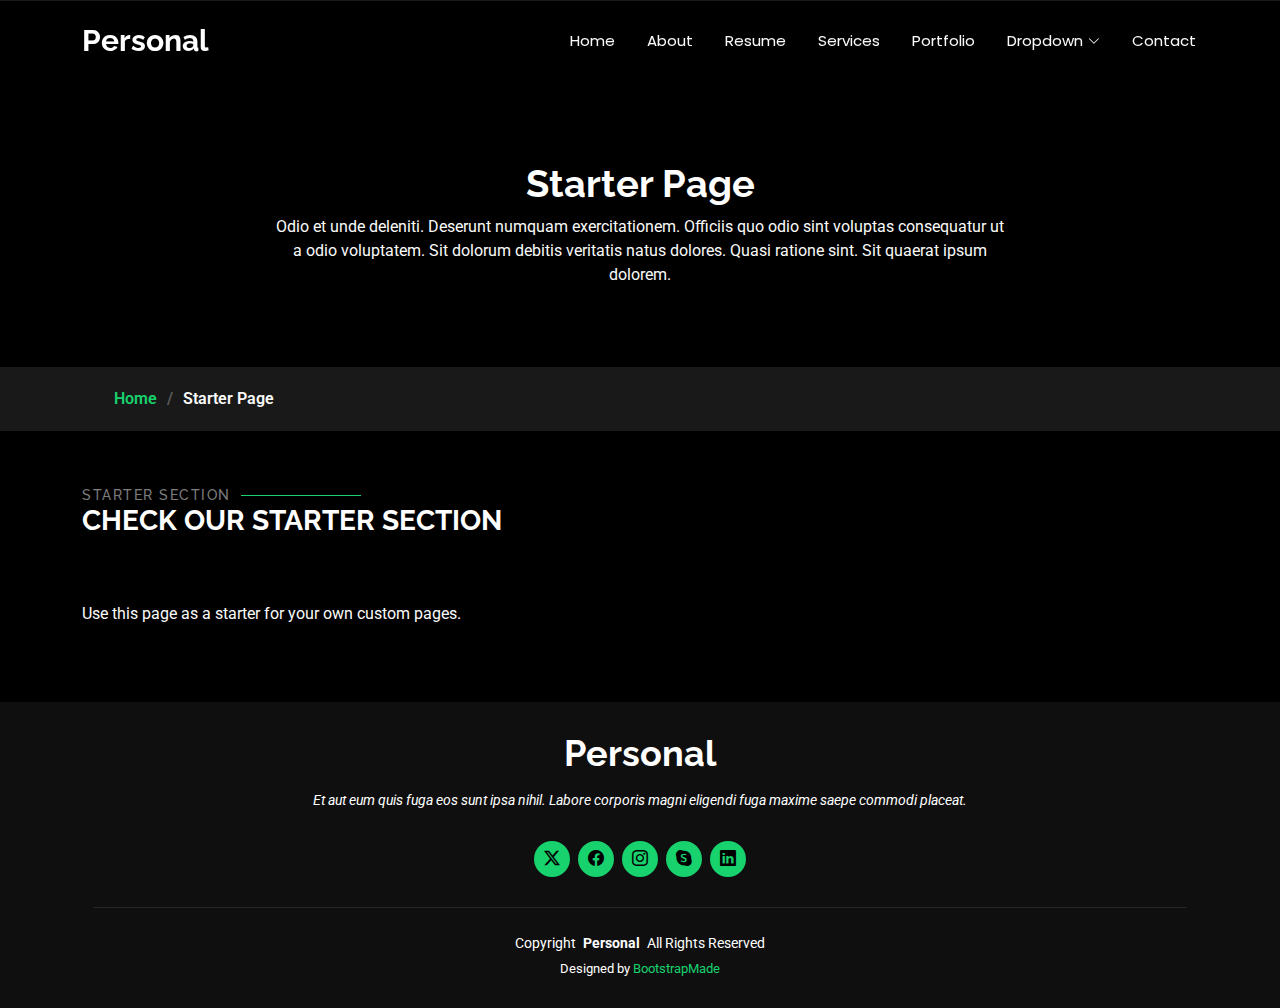
<file: starter-page.html>
<!DOCTYPE html>
<html lang="en">

<head>
  <meta charset="utf-8">
  <meta content="width=device-width, initial-scale=1.0" name="viewport">
  <title>Starter Page - Personal Bootstrap Template</title>
  <meta name="description" content="">
  <meta name="keywords" content="">

  <!-- Favicons -->
  <link href="assets/img/favicon.png" rel="icon">
  <link href="assets/img/apple-touch-icon.png" rel="apple-touch-icon">

  <!-- Fonts -->
  <link href="https://fonts.googleapis.com" rel="preconnect">
  <link href="https://fonts.gstatic.com" rel="preconnect" crossorigin>
  <link href="https://fonts.googleapis.com/css2?family=Roboto:ital,wght@0,100;0,300;0,400;0,500;0,700;0,900;1,100;1,300;1,400;1,500;1,700;1,900&family=Poppins:ital,wght@0,100;0,200;0,300;0,400;0,500;0,600;0,700;0,800;0,900;1,100;1,200;1,300;1,400;1,500;1,600;1,700;1,800;1,900&family=Raleway:ital,wght@0,100;0,200;0,300;0,400;0,500;0,600;0,700;0,800;0,900;1,100;1,200;1,300;1,400;1,500;1,600;1,700;1,800;1,900&display=swap" rel="stylesheet">

  <!-- Vendor CSS Files -->
  <link href="assets/vendor/bootstrap/css/bootstrap.min.css" rel="stylesheet">
  <link href="assets/vendor/bootstrap-icons/bootstrap-icons.css" rel="stylesheet">
  <link href="assets/vendor/aos/aos.css" rel="stylesheet">
  <link href="assets/vendor/swiper/swiper-bundle.min.css" rel="stylesheet">
  <link href="assets/vendor/glightbox/css/glightbox.min.css" rel="stylesheet">

  <!-- Main CSS File -->
  <link href="assets/css/main.css" rel="stylesheet">

  <!-- =======================================================
  * Template Name: Personal
  * Template URL: https://bootstrapmade.com/personal-free-resume-bootstrap-template/
  * Updated: Aug 07 2024 with Bootstrap v5.3.3
  * Author: BootstrapMade.com
  * License: https://bootstrapmade.com/license/
  ======================================================== -->
</head>

<body class="starter-page-page">

  <header id="header" class="header d-flex align-items-center fixed-top">
    <div class="container-fluid container-xl position-relative d-flex align-items-center justify-content-between">

      <a href="index.html" class="logo d-flex align-items-center">
        <!-- Uncomment the line below if you also wish to use an image logo -->
        <!-- <img src="assets/img/logo.png" alt=""> -->
        <h1 class="sitename">Personal</h1>
      </a>

      <nav id="navmenu" class="navmenu">
        <ul>
          <li><a href="index.html">Home</a></li>
          <li><a href="about.html">About</a></li>
          <li><a href="resume.html">Resume</a></li>
          <li><a href="services.html">Services</a></li>
          <li><a href="portfolio.html">Portfolio</a></li>
          <li class="dropdown"><a href="#"><span>Dropdown</span> <i class="bi bi-chevron-down toggle-dropdown"></i></a>
            <ul>
              <li><a href="#">Dropdown 1</a></li>
              <li class="dropdown"><a href="#"><span>Deep Dropdown</span> <i class="bi bi-chevron-down toggle-dropdown"></i></a>
                <ul>
                  <li><a href="#">Deep Dropdown 1</a></li>
                  <li><a href="#">Deep Dropdown 2</a></li>
                  <li><a href="#">Deep Dropdown 3</a></li>
                  <li><a href="#">Deep Dropdown 4</a></li>
                  <li><a href="#">Deep Dropdown 5</a></li>
                </ul>
              </li>
              <li><a href="#">Dropdown 2</a></li>
              <li><a href="#">Dropdown 3</a></li>
              <li><a href="#">Dropdown 4</a></li>
            </ul>
          </li>
          <li><a href="contact.html">Contact</a></li>
        </ul>
        <i class="mobile-nav-toggle d-xl-none bi bi-list"></i>
      </nav>

    </div>
  </header>

  <main class="main">

    <!-- Page Title -->
    <div class="page-title" data-aos="fade">
      <div class="heading">
        <div class="container">
          <div class="row d-flex justify-content-center text-center">
            <div class="col-lg-8">
              <h1>Starter Page</h1>
              <p class="mb-0">Odio et unde deleniti. Deserunt numquam exercitationem. Officiis quo odio sint voluptas consequatur ut a odio voluptatem. Sit dolorum debitis veritatis natus dolores. Quasi ratione sint. Sit quaerat ipsum dolorem.</p>
            </div>
          </div>
        </div>
      </div>
      <nav class="breadcrumbs">
        <div class="container">
          <ol>
            <li><a href="index.html">Home</a></li>
            <li class="current">Starter Page</li>
          </ol>
        </div>
      </nav>
    </div><!-- End Page Title -->

    <!-- Starter Section Section -->
    <section id="starter-section" class="starter-section section">

      <!-- Section Title -->
      <div class="container section-title" data-aos="fade-up">
        <h2>Starter Section</h2>
        <div><span>Check Our</span> <span class="description-title">Starter Section</span></div>
      </div><!-- End Section Title -->

      <div class="container" data-aos="fade-up">
        <p>Use this page as a starter for your own custom pages.</p>
      </div>

    </section><!-- /Starter Section Section -->

  </main>

  <footer id="footer" class="footer dark-background">
    <div class="container">
      <h3 class="sitename">Personal</h3>
      <p>Et aut eum quis fuga eos sunt ipsa nihil. Labore corporis magni eligendi fuga maxime saepe commodi placeat.</p>
      <div class="social-links d-flex justify-content-center">
        <a href=""><i class="bi bi-twitter-x"></i></a>
        <a href=""><i class="bi bi-facebook"></i></a>
        <a href=""><i class="bi bi-instagram"></i></a>
        <a href=""><i class="bi bi-skype"></i></a>
        <a href=""><i class="bi bi-linkedin"></i></a>
      </div>
      <div class="container">
        <div class="copyright">
          <span>Copyright</span> <strong class="px-1 sitename">Personal</strong> <span>All Rights Reserved</span>
        </div>
        <div class="credits">
          <!-- All the links in the footer should remain intact. -->
          <!-- You can delete the links only if you've purchased the pro version. -->
          <!-- Licensing information: https://bootstrapmade.com/license/ -->
          <!-- Purchase the pro version with working PHP/AJAX contact form: [buy-url] -->
          Designed by <a href="https://bootstrapmade.com/">BootstrapMade</a>
        </div>
      </div>
    </div>
  </footer>

  <!-- Scroll Top -->
  <a href="#" id="scroll-top" class="scroll-top d-flex align-items-center justify-content-center"><i class="bi bi-arrow-up-short"></i></a>

  <!-- Preloader -->
  <div id="preloader"></div>

  <!-- Vendor JS Files -->
  <script src="assets/vendor/bootstrap/js/bootstrap.bundle.min.js"></script>
  <script src="assets/vendor/php-email-form/validate.js"></script>
  <script src="assets/vendor/aos/aos.js"></script>
  <script src="assets/vendor/typed.js/typed.umd.js"></script>
  <script src="assets/vendor/purecounter/purecounter_vanilla.js"></script>
  <script src="assets/vendor/waypoints/noframework.waypoints.js"></script>
  <script src="assets/vendor/swiper/swiper-bundle.min.js"></script>
  <script src="assets/vendor/glightbox/js/glightbox.min.js"></script>
  <script src="assets/vendor/imagesloaded/imagesloaded.pkgd.min.js"></script>
  <script src="assets/vendor/isotope-layout/isotope.pkgd.min.js"></script>

  <!-- Main JS File -->
  <script src="assets/js/main.js"></script>

</body>

</html>
</file>
<file: assets/css/main.css>
/**
* Template Name: Personal
* Template URL: https://bootstrapmade.com/personal-free-resume-bootstrap-template/
* Updated: Aug 07 2024 with Bootstrap v5.3.3
* Author: BootstrapMade.com
* License: https://bootstrapmade.com/license/
*/

/*--------------------------------------------------------------
# Font & Color Variables
# Help: https://bootstrapmade.com/color-system/
--------------------------------------------------------------*/
/* Fonts */
:root {
  --default-font: "Roboto",  system-ui, -apple-system, "Segoe UI", Roboto, "Helvetica Neue", Arial, "Noto Sans", "Liberation Sans", sans-serif, "Apple Color Emoji", "Segoe UI Emoji", "Segoe UI Symbol", "Noto Color Emoji";
  --heading-font: "Raleway",  sans-serif;
  --nav-font: "Poppins",  sans-serif;
}

/* Global Colors - The following color variables are used throughout the website. Updating them here will change the color scheme of the entire website */
:root { 
  --background-color: #000000; /* Background color for the entire website, including individual sections */
  --default-color: #fafafa; /* Default color used for the majority of the text content across the entire website */
  --heading-color: #ffffff; /* Color for headings, subheadings and title throughout the website */
  --accent-color: #18d26e; /* Accent color that represents your brand on the website. It's used for buttons, links, and other elements that need to stand out */
  --surface-color: #1a1a1a; /* The surface color is used as a background of boxed elements within sections, such as cards, icon boxes, or other elements that require a visual separation from the global background. */
  --contrast-color: #000000; /* Contrast color for text, ensuring readability against backgrounds of accent, heading, or default colors. */
}

/* Nav Menu Colors - The following color variables are used specifically for the navigation menu. They are separate from the global colors to allow for more customization options */
:root {
  --nav-color: #fafafa;  /* The default color of the main navmenu links */
  --nav-hover-color: #18d26e; /* Applied to main navmenu links when they are hovered over or active */
  --nav-mobile-background-color: #1a1a1a; /* Used as the background color for mobile navigation menu */
  --nav-dropdown-background-color: #1a1a1a; /* Used as the background color for dropdown items that appear when hovering over primary navigation items */
  --nav-dropdown-color: #fafafa; /* Used for navigation links of the dropdown items in the navigation menu. */
  --nav-dropdown-hover-color: #18d26e; /* Similar to --nav-hover-color, this color is applied to dropdown navigation links when they are hovered over. */
}

/* Color Presets - These classes override global colors when applied to any section or element, providing reuse of the sam color scheme. */

.light-background {
  --background-color: #1a1a1a;
  --surface-color: #343434;
}

.dark-background {
  --background-color: rgba(15, 15, 15, 0.975);
  --default-color: #ffffff;
  --heading-color: #ffffff;
  --surface-color: #292929f9;
  --contrast-color: #000000;
}

/* Smooth scroll */
:root {
  scroll-behavior: smooth;
}

/*--------------------------------------------------------------
# General Styling & Shared Classes
--------------------------------------------------------------*/
body {
  color: var(--default-color);
  background-color: var(--background-color);
  font-family: var(--default-font);
}

a {
  color: var(--accent-color);
  text-decoration: none;
  transition: 0.3s;
}

a:hover {
  color: color-mix(in srgb, var(--accent-color), transparent 25%);
  text-decoration: none;
}

h1,
h2,
h3,
h4,
h5,
h6 {
  color: var(--heading-color);
  font-family: var(--heading-font);
}

/* PHP Email Form Messages
------------------------------*/
.php-email-form .error-message {
  display: none;
  background: #df1529;
  color: #ffffff;
  text-align: left;
  padding: 15px;
  margin-bottom: 24px;
  font-weight: 600;
}

.php-email-form .sent-message {
  display: none;
  color: #ffffff;
  background: #059652;
  text-align: center;
  padding: 15px;
  margin-bottom: 24px;
  font-weight: 600;
}

.php-email-form .loading {
  display: none;
  background: var(--surface-color);
  text-align: center;
  padding: 15px;
  margin-bottom: 24px;
}

.php-email-form .loading:before {
  content: "";
  display: inline-block;
  border-radius: 50%;
  width: 24px;
  height: 24px;
  margin: 0 10px -6px 0;
  border: 3px solid var(--accent-color);
  border-top-color: var(--surface-color);
  animation: php-email-form-loading 1s linear infinite;
}

@keyframes php-email-form-loading {
  0% {
    transform: rotate(0deg);
  }

  100% {
    transform: rotate(360deg);
  }
}

/*--------------------------------------------------------------
# Global Header
--------------------------------------------------------------*/
.header {
  --background-color: rgba(0, 0, 0, 0);
  color: var(--default-color);
  background-color: var(--background-color);
  padding: 15px 0;
  transition: all 0.5s;
  z-index: 997;
}

.header .logo {
  line-height: 1;
}

.header .logo img {
  max-height: 32px;
  margin-right: 8px;
}

.header .logo h1 {
  font-size: 30px;
  margin: 0;
  font-weight: 700;
  color: var(--heading-color);
}

.scrolled .header {
  box-shadow: 0px 0 18px rgba(0, 0, 0, 0.1);
}

/* Global Header on Scroll
------------------------------*/
.scrolled .header {
  --background-color: rgba(0, 0, 0, 0.8);
}

/*--------------------------------------------------------------
# Navigation Menu
--------------------------------------------------------------*/
/* Desktop Navigation */
@media (min-width: 1200px) {
  .navmenu {
    padding: 0;
  }

  .navmenu ul {
    margin: 0;
    padding: 0;
    display: flex;
    list-style: none;
    align-items: center;
  }

  .navmenu li {
    position: relative;
  }

  .navmenu>ul>li {
    white-space: nowrap;
    padding: 15px 14px;
  }

  .navmenu>ul>li:last-child {
    padding-right: 0;
  }

  .navmenu a,
  .navmenu a:focus {
    color: var(--nav-color);
    font-size: 15px;
    padding: 0 2px;
    font-family: var(--nav-font);
    font-weight: 400;
    display: flex;
    align-items: center;
    justify-content: space-between;
    white-space: nowrap;
    transition: 0.3s;
    position: relative;
  }

  .navmenu a i,
  .navmenu a:focus i {
    font-size: 12px;
    line-height: 0;
    margin-left: 5px;
    transition: 0.3s;
  }

  .navmenu>ul>li>a:before {
    content: "";
    position: absolute;
    height: 2px;
    bottom: -6px;
    left: 0;
    background-color: var(--nav-hover-color);
    visibility: hidden;
    width: 0px;
    transition: all 0.3s ease-in-out 0s;
  }

  .navmenu a:hover:before,
  .navmenu li:hover>a:before,
  .navmenu .active:before {
    visibility: visible;
    width: 25px;
  }

  .navmenu li:hover>a,
  .navmenu .active,
  .navmenu .active:focus {
    color: var(--nav-hover-color);
  }

  .navmenu .dropdown ul {
    margin: 0;
    padding: 10px 0;
    background: var(--nav-dropdown-background-color);
    display: block;
    position: absolute;
    visibility: hidden;
    left: 14px;
    top: 130%;
    opacity: 0;
    transition: 0.3s;
    border-radius: 4px;
    z-index: 99;
    box-shadow: 0px 0px 30px rgba(0, 0, 0, 0.1);
  }

  .navmenu .dropdown ul li {
    min-width: 200px;
  }

  .navmenu .dropdown ul a {
    padding: 10px 20px;
    font-size: 15px;
    text-transform: none;
    color: var(--nav-dropdown-color);
  }

  .navmenu .dropdown ul a i {
    font-size: 12px;
  }

  .navmenu .dropdown ul a:hover,
  .navmenu .dropdown ul .active:hover,
  .navmenu .dropdown ul li:hover>a {
    color: var(--nav-dropdown-hover-color);
  }

  .navmenu .dropdown:hover>ul {
    opacity: 1;
    top: 100%;
    visibility: visible;
  }

  .navmenu .dropdown .dropdown ul {
    top: 0;
    left: -90%;
    visibility: hidden;
  }

  .navmenu .dropdown .dropdown:hover>ul {
    opacity: 1;
    top: 0;
    left: -100%;
    visibility: visible;
  }
}

/* Mobile Navigation */
@media (max-width: 1199px) {
  .mobile-nav-toggle {
    color: var(--nav-color);
    font-size: 28px;
    line-height: 0;
    margin-right: 10px;
    cursor: pointer;
    transition: color 0.3s;
  }

  .navmenu {
    padding: 0;
    z-index: 9997;
  }

  .navmenu ul {
    display: none;
    list-style: none;
    position: absolute;
    inset: 60px 20px 20px 20px;
    padding: 10px 0;
    margin: 0;
    border-radius: 6px;
    background-color: var(--nav-mobile-background-color);
    border: 1px solid color-mix(in srgb, var(--default-color), transparent 90%);
    box-shadow: none;
    overflow-y: auto;
    transition: 0.3s;
    z-index: 9998;
  }

  .navmenu a,
  .navmenu a:focus {
    color: var(--nav-dropdown-color);
    padding: 10px 20px;
    font-family: var(--nav-font);
    font-size: 17px;
    font-weight: 500;
    display: flex;
    align-items: center;
    justify-content: space-between;
    white-space: nowrap;
    transition: 0.3s;
  }

  .navmenu a i,
  .navmenu a:focus i {
    font-size: 12px;
    line-height: 0;
    margin-left: 5px;
    width: 30px;
    height: 30px;
    display: flex;
    align-items: center;
    justify-content: center;
    border-radius: 50%;
    transition: 0.3s;
    background-color: color-mix(in srgb, var(--accent-color), transparent 90%);
  }

  .navmenu a i:hover,
  .navmenu a:focus i:hover {
    background-color: var(--accent-color);
    color: var(--contrast-color);
  }

  .navmenu a:hover,
  .navmenu .active,
  .navmenu .active:focus {
    color: var(--nav-dropdown-hover-color);
  }

  .navmenu .active i,
  .navmenu .active:focus i {
    background-color: var(--accent-color);
    color: var(--contrast-color);
    transform: rotate(180deg);
  }

  .navmenu .dropdown ul {
    position: static;
    display: none;
    z-index: 99;
    padding: 10px 0;
    margin: 10px 20px;
    background-color: var(--nav-dropdown-background-color);
    transition: all 0.5s ease-in-out;
  }

  .navmenu .dropdown ul ul {
    background-color: rgba(33, 37, 41, 0.1);
  }

  .navmenu .dropdown>.dropdown-active {
    display: block;
    background-color: rgba(33, 37, 41, 0.03);
  }

  .mobile-nav-active {
    overflow: hidden;
  }

  .mobile-nav-active .mobile-nav-toggle {
    color: #fff;
    position: absolute;
    font-size: 32px;
    top: 15px;
    right: 15px;
    margin-right: 0;
    z-index: 9999;
  }

  .mobile-nav-active .navmenu {
    position: fixed;
    overflow: hidden;
    inset: 0;
    background: rgba(33, 37, 41, 0.8);
    transition: 0.3s;
  }

  .mobile-nav-active .navmenu>ul {
    display: block;
  }
}

/*--------------------------------------------------------------
# Global Footer
--------------------------------------------------------------*/
.footer {
  color: var(--default-color);
  background-color: var(--background-color);
  font-size: 14px;
  text-align: center;
  padding: 30px 0;
  position: relative;
}

.footer h3 {
  font-size: 36px;
  font-weight: 700;
  position: relative;
  padding: 0;
  margin: 0 0 15px 0;
}

.footer p {
  font-size: 15;
  font-style: italic;
  padding: 0;
  margin: 0 0 30px 0;
}

.footer .social-links {
  margin: 0 0 30px 0;
}

.footer .social-links a {
  font-size: 16px;
  display: flex;
  align-items: center;
  justify-content: center;
  background: var(--accent-color);
  color: var(--contrast-color);
  line-height: 1;
  margin: 0 4px;
  border-radius: 50%;
  text-align: center;
  width: 36px;
  height: 36px;
  transition: 0.3s;
}

.footer .social-links a:hover {
  background: color-mix(in srgb, var(--accent-color), transparent 20%);
  text-decoration: none;
}

.footer .copyright {
  padding-top: 25px;
  border-top: 1px solid color-mix(in srgb, var(--default-color), transparent 90%);
}

.footer .credits {
  font-size: 13px;
  padding-top: 5px;
}

/*--------------------------------------------------------------
# Preloader
--------------------------------------------------------------*/
#preloader {
  position: fixed;
  inset: 0;
  z-index: 999999;
  overflow: hidden;
  background: var(--background-color);
  transition: all 0.6s ease-out;
}

#preloader:before {
  content: "";
  position: fixed;
  top: calc(50% - 30px);
  left: calc(50% - 30px);
  border: 6px solid #ffffff;
  border-color: var(--accent-color) transparent var(--accent-color) transparent;
  border-radius: 50%;
  width: 60px;
  height: 60px;
  animation: animate-preloader 1.5s linear infinite;
}

@keyframes animate-preloader {
  0% {
    transform: rotate(0deg);
  }

  100% {
    transform: rotate(360deg);
  }
}

/*--------------------------------------------------------------
# Scroll Top Button
--------------------------------------------------------------*/
.scroll-top {
  position: fixed;
  visibility: hidden;
  opacity: 0;
  right: 15px;
  bottom: -15px;
  z-index: 99999;
  background-color: var(--accent-color);
  width: 44px;
  height: 44px;
  border-radius: 50px;
  transition: all 0.4s;
}

.scroll-top i {
  font-size: 24px;
  color: var(--contrast-color);
  line-height: 0;
}

.scroll-top:hover {
  background-color: color-mix(in srgb, var(--accent-color), transparent 20%);
  color: var(--contrast-color);
}

.scroll-top.active {
  visibility: visible;
  opacity: 1;
  bottom: 15px;
}

/*--------------------------------------------------------------
# Disable aos animation delay on mobile devices
--------------------------------------------------------------*/
@media screen and (max-width: 768px) {
  [data-aos-delay] {
    transition-delay: 0 !important;
  }
}

/*--------------------------------------------------------------
# Global Page Titles & Breadcrumbs
--------------------------------------------------------------*/
.page-title {
  color: var(--default-color);
  background-color: var(--background-color);
  position: relative;
}

.page-title .heading {
  padding: 160px 0 80px 0;
  border-top: 1px solid color-mix(in srgb, var(--default-color), transparent 90%);
}

.page-title .heading h1 {
  font-size: 38px;
  font-weight: 700;
}

.page-title nav {
  background-color: color-mix(in srgb, var(--default-color), transparent 90%);
  padding: 20px 0;
}

.page-title nav ol {
  display: flex;
  flex-wrap: wrap;
  list-style: none;
  margin: 0;
  font-size: 16px;
  font-weight: 600;
}

.page-title nav ol li+li {
  padding-left: 10px;
}

.page-title nav ol li+li::before {
  content: "/";
  display: inline-block;
  padding-right: 10px;
  color: color-mix(in srgb, var(--default-color), transparent 70%);
}

/*--------------------------------------------------------------
# Global Sections
--------------------------------------------------------------*/
section,
.section {
  color: var(--default-color);
  background-color: var(--background-color);
  padding: 60px 0;
  scroll-margin-top: 100px;
  overflow: clip;
}

@media (max-width: 1199px) {

  section,
  .section {
    scroll-margin-top: 66px;
  }
}

/*--------------------------------------------------------------
# Global Section Titles
--------------------------------------------------------------*/
.section-title {
  padding-bottom: 60px;
  position: relative;
}

.section-title h2 {
  font-size: 14px;
  font-weight: 500;
  padding: 0;
  line-height: 1px;
  margin: 0;
  letter-spacing: 1.5px;
  text-transform: uppercase;
  color: color-mix(in srgb, var(--default-color), transparent 50%);
  position: relative;
}

.section-title h2::after {
  content: "";
  width: 120px;
  height: 1px;
  display: inline-block;
  background: var(--accent-color);
  margin: 4px 10px;
}

.section-title div {
  color: var(--heading-color);
  margin: 0;
  margin: 0;
  font-size: 28px;
  font-weight: 700;
  text-transform: uppercase;
  font-family: var(--heading-font);
}

/*--------------------------------------------------------------
# Hero Section
--------------------------------------------------------------*/
.hero {
  width: 100%;
  min-height: 100vh;
  position: relative;
  padding: 80px 0;
  display: flex;
  align-items: center;
  justify-content: center;
}

.hero img {
  position: absolute;
  inset: 0;
  display: block;
  width: 100%;
  height: 100%;
  object-fit: cover;
  z-index: 1;
}

.hero .container {
  position: relative;
  z-index: 3;
}

.hero h2 {
  margin: 0;
  font-size: 64px;
  font-weight: 700;
}

.hero p {
  margin: 5px 0 0 0;
  font-size: 26px;
}

.hero p span {
  letter-spacing: 1px;
  border-bottom: 2px solid var(--accent-color);
}

.hero .social-links {
  margin-top: 25px;
}

.hero .social-links a {
  background-color: color-mix(in srgb, var(--default-color), transparent 90%);
  color: var(--default-color);
  font-size: 14px;
  width: 40px;
  height: 40px;
  border-radius: 50px;
  display: inline-flex;
  align-items: center;
  justify-content: center;
  margin-right: 20px;
  transition: 0.3s;
}

.hero .social-links a:hover {
  background-color: var(--accent-color);
}

@media (max-width: 768px) {
  .hero h2 {
    font-size: 32px;
  }

  .hero p {
    font-size: 20px;
  }
}

/*--------------------------------------------------------------
# About Section
--------------------------------------------------------------*/
.about .content h2 {
  font-weight: 700;
  font-size: 24px;
}

.about .content ul {
  list-style: none;
  padding: 0;
}

.about .content ul li {
  margin-bottom: 20px;
  display: flex;
  align-items: center;
}

.about .content ul strong {
  margin-right: 10px;
}

.about .content ul i {
  font-size: 16px;
  margin-right: 5px;
  color: var(--accent-color);
  line-height: 0;
}

/*--------------------------------------------------------------
# Stats Section
--------------------------------------------------------------*/
.stats i {
  background-color: var(--surface-color);
  color: var(--accent-color);
  box-shadow: 0px 2px 25px rgba(0, 0, 0, 0.1);
  width: 54px;
  height: 54px;
  font-size: 24px;
  border-radius: 50px;
  border: 2px solid var(--background-color);
  display: inline-flex;
  align-items: center;
  justify-content: center;
  position: relative;
  z-index: 1;
}

.stats .stats-item {
  background-color: var(--surface-color);
  margin-top: -27px;
  padding: 30px 30px 25px 30px;
  width: 100%;
  position: relative;
  text-align: center;
  box-shadow: 0px 2px 35px rgba(0, 0, 0, 0.1);
  border-radius: 4px;
  z-index: 0;
}

.stats .stats-item span {
  font-size: 36px;
  display: block;
  font-weight: 700;
  color: color-mix(in srgb, var(--default-color), transparent 20%);
}

.stats .stats-item p {
  padding: 0;
  margin: 0;
  font-family: var(--heading-font);
  font-size: 16px;
}

/*--------------------------------------------------------------
# Skills Section
--------------------------------------------------------------*/
.skills .progress {
  height: 60px;
  display: block;
  background: none;
  border-radius: 0;
}

.skills .progress .skill {
  color: var(--heading-color);
  padding: 0;
  margin: 0 0 6px 0;
  text-transform: uppercase;
  display: block;
  font-weight: 600;
  font-family: var(--heading-font);
}

.skills .progress .skill .val {
  float: right;
  font-style: normal;
}

.skills .progress-bar-wrap {
  background: color-mix(in srgb, var(--default-color), transparent 90%);
  height: 10px;
}

.skills .progress-bar {
  width: 1px;
  height: 10px;
  transition: 0.9s;
  background-color: var(--accent-color);
}

/*--------------------------------------------------------------
# Interests Section
--------------------------------------------------------------*/
.interests .features-item {
  background-color: var(--surface-color);
  display: flex;
  align-items: center;
  padding: 20px;
  transition: 0.3s;
  border: 1px solid color-mix(in srgb, var(--default-color), transparent 90%);
  position: relative;
}

.interests .features-item i {
  font-size: 32px;
  padding-right: 10px;
  line-height: 0;
}

.interests .features-item h3 {
  font-weight: 700;
  margin: 0;
  padding: 0;
  line-height: 1;
  font-size: 16px;
}

.interests .features-item h3 a {
  color: var(--heading-color);
  transition: 0.3s;
}

.interests .features-item:hover {
  border-color: var(--accent-color);
}

.interests .features-item:hover h3 a {
  color: var(--accent-color);
}

/*--------------------------------------------------------------
# Testimonials Section
--------------------------------------------------------------*/
.testimonials .testimonials-carousel,
.testimonials .testimonials-slider {
  overflow: hidden;
}

.testimonials .testimonial-item {
  box-sizing: content-box;
  min-height: 320px;
}

.testimonials .testimonial-item .testimonial-img {
  width: 90px;
  border-radius: 50%;
  margin: -40px 0 0 40px;
  position: relative;
  z-index: 2;
  border: 6px solid var(--background-color);
}

.testimonials .testimonial-item h3 {
  font-size: 18px;
  font-weight: bold;
  margin: 10px 0 5px 45px;
}

.testimonials .testimonial-item h4 {
  font-size: 14px;
  color: color-mix(in srgb, var(--default-color), transparent 20%);
  margin: 0 0 0 45px;
}

.testimonials .testimonial-item .quote-icon-left,
.testimonials .testimonial-item .quote-icon-right {
  color: color-mix(in srgb, var(--accent-color), transparent 50%);
  font-size: 26px;
  line-height: 0;
}

.testimonials .testimonial-item .quote-icon-left {
  display: inline-block;
  left: -5px;
  position: relative;
}

.testimonials .testimonial-item .quote-icon-right {
  display: inline-block;
  right: -5px;
  position: relative;
  top: 10px;
  transform: scale(-1, -1);
}

.testimonials .testimonial-item p {
  font-style: italic;
  margin: 0 15px 0 15px;
  padding: 20px 20px 60px 20px;
  background: var(--surface-color);
  border-radius: 6px;
  position: relative;
  z-index: 1;
}

.testimonials .swiper-wrapper {
  height: auto;
}

.testimonials .swiper-pagination {
  margin-top: 20px;
  position: relative;
}

.testimonials .swiper-pagination .swiper-pagination-bullet {
  width: 12px;
  height: 12px;
  background-color: var(--background-color);
  opacity: 1;
  border: 1px solid var(--accent-color);
}

.testimonials .swiper-pagination .swiper-pagination-bullet-active {
  background-color: var(--accent-color);
}

/*--------------------------------------------------------------
# Resume Section
--------------------------------------------------------------*/
.resume .resume-title {
  color: var(--heading-color);
  font-size: 26px;
  font-weight: 700;
  margin-top: 20px;
  margin-bottom: 20px;
}

.resume .resume-item {
  padding: 0 0 20px 20px;
  margin-top: -2px;
  border-left: 2px solid var(--accent-color);
  position: relative;
}

.resume .resume-item h4 {
  line-height: 18px;
  font-size: 18px;
  font-weight: 600;
  text-transform: uppercase;
  color: color-mix(in srgb, var(--default-color), transparent 20%);
  margin-bottom: 10px;
}

.resume .resume-item h5 {
  font-size: 16px;
  padding: 5px 15px;
  display: inline-block;
  font-weight: 600;
  margin-bottom: 10px;
}

.resume .resume-item ul {
  padding-left: 20px;
}

.resume .resume-item ul li {
  padding-bottom: 10px;
}

.resume .resume-item:last-child {
  padding-bottom: 0;
}

.resume .resume-item::before {
  content: "";
  position: absolute;
  width: 16px;
  height: 16px;
  border-radius: 50px;
  left: -9px;
  top: 0;
  background: var(--background-color);
  border: 2px solid var(--accent-color);
}
.resume .end-circle::after {
  content: "";
  position: absolute;
  width: 16px;
  height: 16px;
  border-radius: 50px;
  left: -9px;
  bottom: 0;
  background: var(--background-color);
  border: 2px solid var(--accent-color);
}

/*--------------------------------------------------------------
# Services Section
--------------------------------------------------------------*/
.services .service-item {
  background-color: var(--surface-color);
  text-align: center;
  padding: 80px 20px;
  transition: all ease-in-out 0.3s;
  height: 100%;
}

.services .service-item .icon {
  margin: 0 auto;
  width: 64px;
  height: 64px;
  background: var(--accent-color);
  border-radius: 4px;
  display: flex;
  align-items: center;
  justify-content: center;
  margin-bottom: 20px;
  transition: 0.3s;
  transform-style: preserve-3d;
}

.services .service-item .icon i {
  color: var(--contrast-color);
  font-size: 28px;
  transition: ease-in-out 0.3s;
}

.services .service-item .icon::before {
  position: absolute;
  content: "";
  left: -8px;
  top: -8px;
  height: 100%;
  width: 100%;
  background: color-mix(in srgb, var(--accent-color), transparent 80%);
  border-radius: 5px;
  transition: all 0.3s ease-out 0s;
  transform: translateZ(-1px);
}

.services .service-item h3 {
  font-weight: 700;
  margin: 10px 0 15px 0;
  font-size: 22px;
}

.services .service-item p {
  line-height: 24px;
  font-size: 14px;
  margin-bottom: 0;
}

.services .service-item:hover {
  background: var(--accent-color);
  border-color: var(--accent-color);
}

.services .service-item:hover .icon {
  background: var(--surface-color);
}

.services .service-item:hover .icon i {
  color: var(--accent-color);
}

.services .service-item:hover .icon::before {
  background: color-mix(in srgb, var(--background-color), transparent 70%);
}

.services .service-item:hover h3,
.services .service-item:hover p {
  color: var(--contrast-color);
}

/*--------------------------------------------------------------
# Service Details Section
--------------------------------------------------------------*/
.service-details .services-list {
  background-color: var(--surface-color);
  padding: 10px 30px;
  border: 1px solid color-mix(in srgb, var(--default-color), transparent 90%);
  margin-bottom: 20px;
}

.service-details .services-list a {
  display: block;
  line-height: 1;
  padding: 8px 0 8px 15px;
  border-left: 3px solid color-mix(in srgb, var(--default-color), transparent 70%);
  margin: 20px 0;
  color: color-mix(in srgb, var(--default-color), transparent 20%);
  transition: 0.3s;
}

.service-details .services-list a.active {
  color: var(--heading-color);
  font-weight: 700;
  border-color: var(--accent-color);
}

.service-details .services-list a:hover {
  border-color: var(--accent-color);
}

.service-details .services-img {
  margin-bottom: 20px;
}

.service-details h3 {
  font-size: 26px;
  font-weight: 700;
}

.service-details h4 {
  font-size: 20px;
  font-weight: 700;
}

.service-details p {
  font-size: 15px;
}

.service-details ul {
  list-style: none;
  padding: 0;
  font-size: 15px;
}

.service-details ul li {
  padding: 5px 0;
  display: flex;
  align-items: center;
}

.service-details ul i {
  font-size: 20px;
  margin-right: 8px;
  color: var(--accent-color);
}

/*--------------------------------------------------------------
# Portfolio Section
--------------------------------------------------------------*/
.portfolio .portfolio-filters {
  padding: 0;
  margin: 0 auto 20px auto;
  list-style: none;
  text-align: center;
}

.portfolio .portfolio-filters li {
  cursor: pointer;
  display: inline-block;
  padding: 0;
  font-size: 18px;
  font-weight: 500;
  margin: 0 10px;
  line-height: 1;
  margin-bottom: 5px;
  transition: all 0.3s ease-in-out;
}

.portfolio .portfolio-filters li:hover,
.portfolio .portfolio-filters li.filter-active {
  color: var(--accent-color);
}

.portfolio .portfolio-filters li:first-child {
  margin-left: 0;
}

.portfolio .portfolio-filters li:last-child {
  margin-right: 0;
}

@media (max-width: 575px) {
  .portfolio .portfolio-filters li {
    font-size: 14px;
    margin: 0 5px;
  }
}

.portfolio .portfolio-content {
  position: relative;
  overflow: hidden;
}

.portfolio .portfolio-content img {
  transition: 0.3s;
}

.portfolio .portfolio-content .portfolio-info {
  opacity: 0;
  position: absolute;
  inset: 0;
  z-index: 3;
  transition: all ease-in-out 0.3s;
  background: rgba(0, 0, 0, 0.6);
  padding: 15px;
}

.portfolio .portfolio-content .portfolio-info h4 {
  font-size: 14px;
  padding: 5px 10px;
  font-weight: 400;
  color: #ffffff;
  display: inline-block;
  background-color: var(--accent-color);
}

.portfolio .portfolio-content .portfolio-info p {
  position: absolute;
  bottom: 10px;
  text-align: center;
  display: inline-block;
  left: 0;
  right: 0;
  font-size: 16px;
  font-weight: 600;
  color: rgba(255, 255, 255, 0.8);
}

.portfolio .portfolio-content .portfolio-info .preview-link,
.portfolio .portfolio-content .portfolio-info .details-link {
  position: absolute;
  left: calc(50% - 40px);
  font-size: 26px;
  top: calc(50% - 14px);
  color: #fff;
  transition: 0.3s;
  line-height: 1.2;
}

.portfolio .portfolio-content .portfolio-info .preview-link:hover,
.portfolio .portfolio-content .portfolio-info .details-link:hover {
  color: var(--accent-color);
}

.portfolio .portfolio-content .portfolio-info .details-link {
  left: 50%;
  font-size: 34px;
  line-height: 0;
}

.portfolio .portfolio-content:hover .portfolio-info {
  opacity: 1;
}

.portfolio .portfolio-content:hover img {
  transform: scale(1.1);
}

/*--------------------------------------------------------------
# Portfolio Details Section
--------------------------------------------------------------*/
.portfolio-details .portfolio-details-slider img {
  width: 100%;
}

.portfolio-details .portfolio-details-slider .swiper-pagination {
  margin-top: 20px;
  position: relative;
}

.portfolio-details .portfolio-details-slider .swiper-pagination .swiper-pagination-bullet {
  width: 12px;
  height: 12px;
  background-color: color-mix(in srgb, var(--default-color), transparent 85%);
  opacity: 1;
}

.portfolio-details .portfolio-details-slider .swiper-pagination .swiper-pagination-bullet-active {
  background-color: var(--accent-color);
}

.portfolio-details .portfolio-info {
  background-color: var(--surface-color);
  padding: 30px;
  box-shadow: 0px 0 30px rgba(0, 0, 0, 0.1);
}

.portfolio-details .portfolio-info h3 {
  font-size: 22px;
  font-weight: 700;
  margin-bottom: 20px;
  padding-bottom: 20px;
  border-bottom: 1px solid color-mix(in srgb, var(--default-color), transparent 85%);
}

.portfolio-details .portfolio-info ul {
  list-style: none;
  padding: 0;
  font-size: 15px;
}

.portfolio-details .portfolio-info ul li+li {
  margin-top: 10px;
}

.portfolio-details .portfolio-description {
  padding-top: 30px;
}

.portfolio-details .portfolio-description h2 {
  font-size: 26px;
  font-weight: 700;
  margin-bottom: 20px;
}

.portfolio-details .portfolio-description p {
  padding: 0;
  color: color-mix(in srgb, var(--default-color), transparent 30%);
}

/*--------------------------------------------------------------
# Starter Section Section
--------------------------------------------------------------*/
.starter-section {
  /* Add your styles here */
}

/*--------------------------------------------------------------
# Contact Section
--------------------------------------------------------------*/
.contact .info-item {
  box-shadow: 0px 0px 20px rgba(0, 0, 0, 0.1);
  padding: 20px 30px;
}

.contact .info-item .icon {
  color: var(--contrast-color);
  background-color: var(--accent-color);
  width: 56px;
  height: 56px;
  font-size: 24px;
  display: flex;
  justify-content: center;
  align-items: center;
  transition: all 0.3s ease-in-out;
  border-radius: 50%;
  margin-right: 15px;
}

.contact .info-item h3 {
  font-size: 18px;
  font-weight: 700;
  margin: 0 0 2px 0;
}

.contact .info-item p {
  padding: 0;
  margin-bottom: 0;
  font-size: 14px;
}

.contact .info-item .social-links a {
  font-size: 24px;
  display: inline-block;
  line-height: 1;
  margin: 4px 6px 0 0;
  transition: 0.3s;
  color: color-mix(in srgb, var(--default-color), transparent 50%);
}

.contact .info-item .social-links a:hover {
  color: var(--accent-color);
}

.contact .php-email-form {
  box-shadow: 0px 0px 20px rgba(0, 0, 0, 0.1);
  padding: 30px;
  margin-top: 30px;
}

@media (max-width: 575px) {
  .contact .php-email-form {
    padding: 20px;
  }
}

.contact .php-email-form input[type=text],
.contact .php-email-form input[type=email],
.contact .php-email-form textarea {
  color: var(--default-color);
  background-color: color-mix(in srgb, var(--background-color), transparent 50%);
  border-color: color-mix(in srgb, var(--default-color), transparent 80%);
  font-size: 14px;
  padding: 10px 15px;
  box-shadow: none;
  border-radius: 0;
}

.contact .php-email-form input[type=text]:focus,
.contact .php-email-form input[type=email]:focus,
.contact .php-email-form textarea:focus {
  border-color: var(--accent-color);
}

.contact .php-email-form input[type=text]::placeholder,
.contact .php-email-form input[type=email]::placeholder,
.contact .php-email-form textarea::placeholder {
  color: color-mix(in srgb, var(--default-color), transparent 70%);
}

.contact .php-email-form button[type=submit] {
  color: var(--contrast-color);
  background: var(--accent-color);
  border: 0;
  padding: 10px 30px;
  transition: 0.4s;
  border-radius: 50px;
}

.contact .php-email-form button[type=submit]:hover {
  background: color-mix(in srgb, var(--accent-color), transparent 20%);
}
</file>
